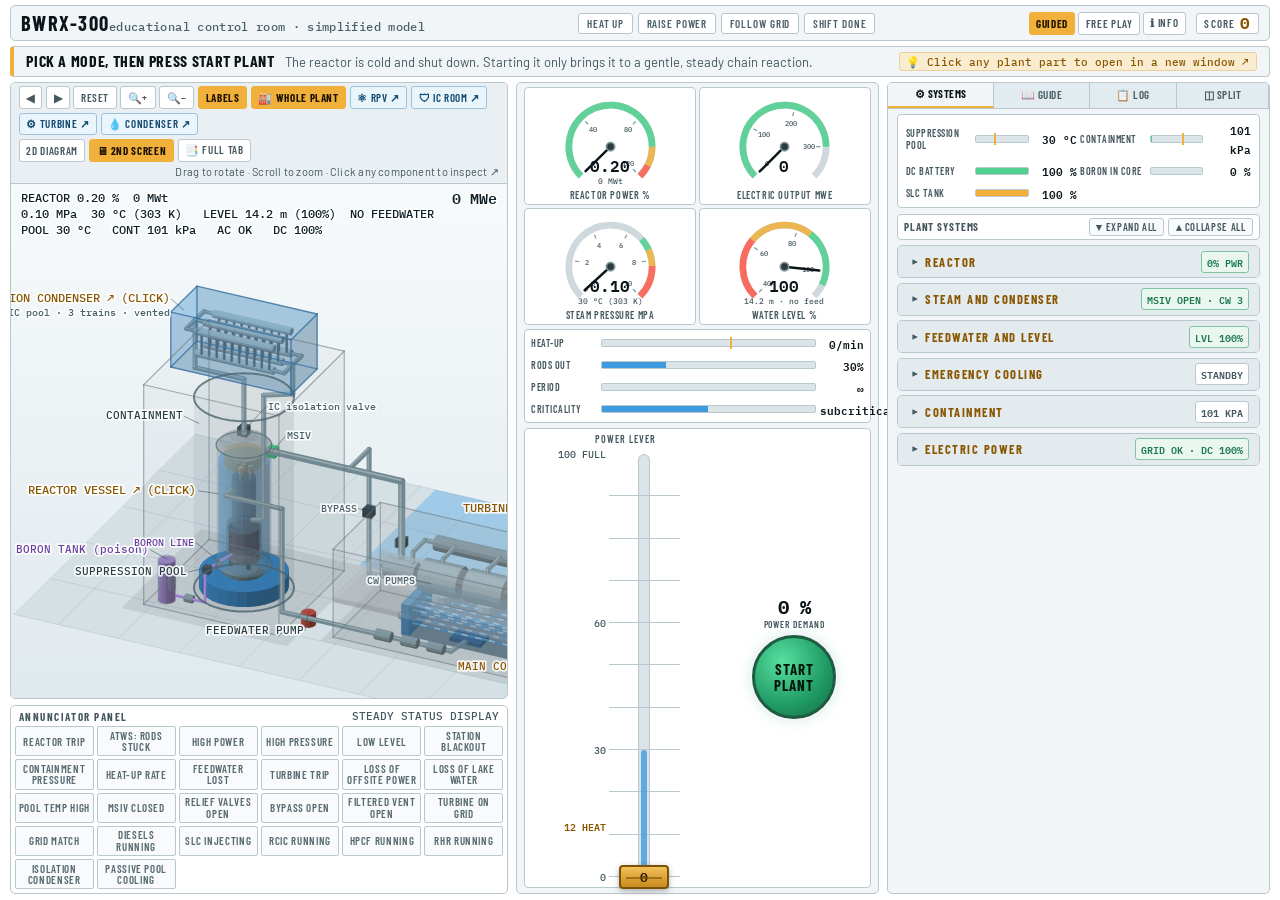
<file: index.html>
<!doctype html>
<html lang="en">
<head>
  <meta charset="utf-8">
  <meta name="viewport" content="width=device-width, initial-scale=1, viewport-fit=cover">
  <title>BWRX-300 Control Room</title>
  <link rel="preconnect" href="https://fonts.googleapis.com">
  <link rel="preconnect" href="https://fonts.gstatic.com" crossorigin>
  <link href="https://fonts.googleapis.com/css2?family=Barlow+Condensed:wght@500;600;700&family=IBM+Plex+Mono:wght@400;500;600&family=Barlow:wght@400;500;600&display=swap" rel="stylesheet">
  <link rel="stylesheet" href="css/main.css?v=4">
</head>
<body>
  <!-- Common SVG Gradients & Definitions -->
  <svg width="0" height="0" style="position:absolute" aria-hidden="true" focusable="false">
    <defs>
      <linearGradient id="gSteel" x1="0" y1="0" x2="1" y2="0">
        <stop offset="0" stop-color="#0b1317"/><stop offset=".16" stop-color="#34494f"/>
        <stop offset=".36" stop-color="#8fa9b1"/><stop offset=".55" stop-color="#5f7882"/>
        <stop offset=".85" stop-color="#22343b"/><stop offset="1" stop-color="#090f12"/>
      </linearGradient>
      <linearGradient id="gShade" x1="0" y1="0" x2="1" y2="0">
        <stop offset="0" stop-color="#000" stop-opacity=".55"/><stop offset=".28" stop-color="#fff" stop-opacity=".16"/>
        <stop offset=".5" stop-color="#fff" stop-opacity="0"/><stop offset="1" stop-color="#000" stop-opacity=".6"/>
      </linearGradient>
      <linearGradient id="gWater" x1="0" y1="0" x2="1" y2="0">
        <stop offset="0" stop-color="#0f3a5e"/><stop offset=".35" stop-color="#3b93d4"/>
        <stop offset=".65" stop-color="#2a73ae"/><stop offset="1" stop-color="#0c2e4a"/>
      </linearGradient>
      <linearGradient id="gCyl" x1="0" y1="0" x2="0" y2="1">
        <stop offset="0" stop-color="#16262d"/><stop offset=".28" stop-color="#8fa9b1"/>
        <stop offset=".5" stop-color="#5f7882"/><stop offset="1" stop-color="#16262d"/>
      </linearGradient>
      <linearGradient id="gShadeV" x1="0" y1="0" x2="0" y2="1">
        <stop offset="0" stop-color="#000" stop-opacity=".5"/><stop offset=".3" stop-color="#fff" stop-opacity=".2"/>
        <stop offset=".55" stop-color="#fff" stop-opacity="0"/><stop offset="1" stop-color="#000" stop-opacity=".55"/>
      </linearGradient>
      <linearGradient id="gTube" gradientUnits="userSpaceOnUse" x1="160" y1="0" x2="540" y2="0">
        <stop id="gtA" offset="0" stop-color="#3b93d4"/><stop id="gtB" offset="1" stop-color="#e0903a"/>
      </linearGradient>
      <clipPath id="vin">
        <path d="M108,152 C108,134 126,124 145,124 C164,124 182,134 182,152 V338 C182,356 164,363 145,363 C126,363 108,356 108,338 Z"/>
      </clipPath>
    </defs>
  </svg>

  <div class="app-container">
    <!-- Top Header Bar -->
    <header class="app-header">
      <div class="brand">
        <h1>BWRX-300<small>educational control room · simplified model</small></h1>
      </div>
      <div class="header-center">
        <div class="stages" id="stages"></div>
      </div>
      <div class="header-right">
        <div class="mode-toggle">
          <button class="opt" type="button" id="oGuided" aria-pressed="true">Guided</button>
          <button class="opt" type="button" id="oFree" aria-pressed="false">Free play</button>
          <button class="act" type="button" id="btnOpenIntro" title="View shift instructions">ℹ Info</button>
        </div>
        <div class="score-badge">
          <span class="lab">Score</span>
          <b id="score">0</b>
        </div>
      </div>
    </header>

    <!-- Coach / Operator Guidance Strip -->
    <div class="coach-bar">
      <div class="coach-text">
        <b id="coachT">Press START PLANT</b>
        <span id="coachS"></span>
      </div>
      <div class="coach-hint">
        💡 Click any plant part to open in a new window ↗
      </div>
    </div>

    <!-- Main Screen Console Grid: 3 side-by-side columns to fit 100vh with no screen scrolling -->
    <main class="console-grid">
      <!-- Column 1: Live Plant Mimic & Annunciator Panel -->
      <section class="col-mimic">
        <div class="mimic-box" id="mimicBox">
          <!-- Animation Toolbar -->
          <div class="p3bar" id="pbar">
            <span id="p3only" class="p3only">
              <button class="act" type="button" id="p3L" aria-label="Rotate left" title="Rotate left">&#9664;</button>
              <button class="act" type="button" id="p3R" aria-label="Rotate right" title="Rotate right">&#9654;</button>
              <button class="act" type="button" id="p3Reset" title="Reset angle and zoom">Reset</button>
              <button class="act" type="button" id="p3ZoomIn" title="Zoom in (or use mouse scroll wheel)">🔍+</button>
              <button class="act" type="button" id="p3ZoomOut" title="Zoom out (or use mouse scroll wheel)">🔍−</button>
              <button class="opt" type="button" id="p3Lab" aria-pressed="true" title="Toggle 3D Labels">Labels</button>
              <button class="opt" type="button" id="p3Focus" aria-pressed="true" title="Toggle Reactor Framing vs Whole Plant">🏭 Whole plant</button>
              <!-- Direct open in new window buttons with popout icon -->
              <button class="act highlight" type="button" id="p3Rpv" title="Inspect Reactor Pressure Vessel">⚛ RPV ↗</button>
              <button class="act highlight" type="button" id="p3IC" title="Inspect Isolation Condenser">🛡 IC Room ↗</button>
              <button class="act highlight" type="button" id="p3Turb" title="Inspect Turbine Hall">⚙ Turbine ↗</button>
              <button class="act highlight" type="button" id="p3Cond" title="Inspect Condenser Room">💧 Condenser ↗</button>
            </span>
            <button class="act" type="button" id="pMode" title="Toggle 2D schematic / 3D model">2D diagram</button>
            <button class="opt" type="button" id="btn2ndScreen" aria-pressed="true" title="Open full display on 2nd monitor">🖥 2nd Screen</button>
            <button class="opt" type="button" id="btnNewTab" aria-pressed="false" title="Open as full-size browser tab">📑 Full Tab</button>
            <span class="lab" id="p3hint">Drag to rotate · Scroll to zoom · Click any component to inspect ↗</span>
          </div>

          <!-- Pop-up Blocked Notification (Shown only if browser blocks popups) -->
          <div id="popupBlockedBanner" class="popup-blocked-banner" hidden>
            <span id="popupBlockedMsg">⚠️ Pop-up window was blocked by your browser.</span>
            <a id="popupBlockedLink" href="detail.html?part=rpv" target="_blank" class="popup-blocked-btn">Open Component Detail in New Tab ↗</a>
            <small style="color:#666;">(Tip: click the popup icon in your URL bar to Always Allow)</small>
            <button id="popupBlockedDismiss" type="button" class="popup-blocked-close" onclick="this.parentElement.hidden=true">✕</button>
          </div>

          <!-- Live 3D / 2D Canvas Area -->
          <div class="canvas-wrap">
            <canvas id="p3c" tabindex="0" role="img" aria-label="Rotatable 3D view of the BWRX-300 plant"></canvas>

            <!-- 2D Schematic Mimic (Toggled via button) -->
            <svg id="mimic" hidden viewBox="0 -66 700 550" role="img" aria-label="Live schematic of the BWRX-300 plant">
              <rect class="pool" x="30" y="80" width="312" height="340" rx="8"/>
              <text class="txt" x="336" y="412" text-anchor="end">WATER POOL</text>
              <rect class="cont" x="66" y="98" width="160" height="300" rx="18"/>
              <text class="txt" x="146" y="112" text-anchor="middle">STEEL CONTAINMENT</text>
              <rect id="spool" x="76" y="374" width="140" height="18" rx="4" fill="#2b79b8" opacity=".8"/>
              <text class="txt" x="146" y="387" text-anchor="middle" style="fill:#dce9ec">SUPPRESSION POOL</text>
              <!-- pipes -->
              <path class="pipe" d="M145,120 V50 H430"/>
              <path class="pipe" d="M475,80 V170"/>
              <path class="pipe" d="M400,50 V120 H560 V170"/>
              <rect class="pool ic" x="40" y="-40" width="260" height="76" rx="6" stroke-width="2"/>
              <path class="pipe ic" d="M120,122 V-26 H130"/>
              <path class="pipe ic" d="M130,22 H80 V330 H102"/>
              <path class="pipe" d="M460,220 V275 M445,290 H350 V150 H190"/>
              <!-- reactor vessel (cutaway) - clickable to open RPV in new window -->
              <g id="rpvG" tabindex="0" role="button" aria-label="Open the reactor pressure vessel in new window" style="cursor:pointer">
                <title>Click to open the reactor pressure vessel in new window ↗</title>
                <path d="M102,150 C102,128 124,118 145,118 C166,118 188,128 188,150 V340 C188,360 166,369 145,369 C124,369 102,360 102,340 Z" fill="url(#gSteel)" stroke="#6a858e" stroke-width="2"/>
                <path d="M108,152 C108,134 126,124 145,124 C164,124 182,134 182,152 V338 C182,356 164,363 145,363 C126,363 108,356 108,338 Z" fill="#0d1920"/>
                <rect id="wtr" x="108" y="170" width="74" height="198" fill="url(#gWater)" opacity=".85" clip-path="url(#vin)"/>
                <g stroke="#9fb5bb" stroke-width="1.6" fill="none"><path d="M116,146 l5,-12 l5,12 l5,-12 l5,12 l5,-12 l5,12 l5,-12 l5,12 l5,-12 l5,12 l5,-12 l5,12"/></g>
                <rect x="114" y="146" width="62" height="4" fill="#3a4f57"/>
                <g fill="#6f8b94"><rect x="120" y="152" width="5" height="24"/><rect x="132" y="152" width="5" height="24"/><rect x="143" y="152" width="5" height="24"/><rect x="154" y="152" width="5" height="24"/><rect x="166" y="152" width="5" height="24"/></g>
                <rect x="127" y="178" width="36" height="122" fill="#0d1920" fill-opacity=".55" stroke="#7f9aa2" stroke-width="2"/>
                <rect x="112" y="300" width="66" height="58" fill="none" stroke="#7f9aa2" stroke-width="3"/>
                <rect id="core" x="115" y="300" width="60" height="56" rx="2" fill="#3a1f1a"/>
                <g stroke="#000" stroke-opacity=".5" stroke-width="1.2">
                  <line x1="127" x2="127" y1="300" y2="356"/><line x1="139" x2="139" y1="300" y2="356"/><line x1="151" x2="151" y1="300" y2="356"/><line x1="163" x2="163" y1="300" y2="356"/>
                  <line x1="115" x2="175" y1="314" y2="314"/><line x1="115" x2="175" y1="328" y2="328"/><line x1="115" x2="175" y1="342" y2="342"/>
                </g>
                <g id="rods" stroke="#0c1519" stroke-width="5" stroke-linecap="butt">
                  <line x1="121" x2="121" y1="356" y2="320"/><line x1="133" x2="133" y1="356" y2="320"/><line x1="145" x2="145" y1="356" y2="320"/><line x1="157" x2="157" y1="356" y2="320"/><line x1="169" x2="169" y1="356" y2="320"/>
                </g>
                <line x1="182" y1="150" x2="150" y2="150" stroke="#6fb4ee" stroke-width="3"/>
                <rect x="135" y="109" width="20" height="9" rx="2" fill="url(#gSteel)" stroke="#6a858e"/>
                <rect x="187" y="143" width="9" height="14" rx="2" fill="url(#gSteel)" stroke="#6a858e"/>
                <path d="M102,150 C102,128 124,118 145,118 C166,118 188,128 188,150 V340 C188,360 166,369 145,369 C124,369 102,360 102,340 Z" fill="url(#gShade)" pointer-events="none"/>
                <path d="M113,150 V330" stroke="#fff" stroke-opacity=".14" stroke-width="3" stroke-linecap="round" pointer-events="none"/>
                <text class="txt" x="145" y="382" text-anchor="middle" style="fill:#8a5600; font-weight:600;">CLICK: RPV DETAIL ↗</text>
              </g>
              <!-- natural circulation -->
              <path id="riser" class="flow" d="M145,298 V184" stroke="#cfe6f5" stroke-width="3"/>
              <path id="dcL" class="flow" d="M111,160 V340" stroke="#6fb4ee" stroke-width="3"/>
              <path id="dcR" class="flow" d="M179,160 V340" stroke="#6fb4ee" stroke-width="3"/>
              <!-- flow overlays -->
              <path id="fSteam" class="flow" d="M145,118 V50 H430" stroke="#dce9ec" stroke-width="2.5"/>
              <path id="fExh" class="flow" d="M475,80 V170" stroke="#dce9ec" stroke-width="2.5"/>
              <path id="fByp" class="flow" d="M400,50 V120 H560 V170" stroke="#ffc46b" stroke-width="2.5"/>
              <path id="fIcIn" class="flow ic" d="M120,122 V-26 H130" stroke="#dce9ec" stroke-width="2.5"/>
              <path id="fIcOut" class="flow ic" d="M130,22 H80 V330 H102" stroke="#6fb4ee" stroke-width="2.5"/>
              <path id="fFw" class="flow" d="M460,220 V275 M445,290 H350 V150 H190" stroke="#6fb4ee" stroke-width="2.5"/>
              <!-- isolation condenser -->
              <rect class="eq ic" x="130" y="-32" width="92" height="9" rx="3"/><rect class="eq ic" x="130" y="18" width="92" height="9" rx="3"/>
              <g class="ic" stroke="#3a525b" stroke-width="3">
                <line x1="140" x2="140" y1="-23" y2="18"/><line x1="154" x2="154" y1="-23" y2="18"/><line x1="168" x2="168" y1="-23" y2="18"/>
                <line x1="182" x2="182" y1="-23" y2="18"/><line x1="196" x2="196" y1="-23" y2="18"/><line x1="210" x2="210" y1="-23" y2="18"/>
              </g>
              <text class="txt ic" x="232" y="-12">ISOLATION</text><text class="txt ic" x="232" y="-1">CONDENSER</text><text class="txt ic" x="232" y="18">IC POOL</text><text class="txt ic" x="232" y="29">vented</text>
              <polygon id="vIC" class="valve ic" points="109,62 131,78 131,62 109,78"/>
              <g id="icG" tabindex="0" role="button" aria-label="Open the isolation condenser room in new window">
                <title>Click to open the isolation condenser room in new window ↗</title>
                <rect x="40" y="-40" width="260" height="76" rx="6" fill="transparent" stroke="none" pointer-events="all"/>
              </g>
              <text class="txt" x="300" y="-44" text-anchor="end" style="fill:#8a5600">CLICK: IC ROOM ↗</text>
              <!-- steam line valves (Governor Valve before Primary Valve per Design Notes) -->
              <polygon id="vGov" class="valve" points="230,42 250,58 250,42 230,58"/>
              <text class="txt" x="240" y="34" text-anchor="middle" style="font-size:9px;">GOVERNOR</text>
              <polygon id="vPrim" class="valve" points="310,42 330,58 330,42 310,58"/>
              <text class="txt" x="320" y="34" text-anchor="middle" style="font-size:9px;">PRIMARY VALVE</text>
              <!-- turbine / generator / grid -->
              <g id="turbG" tabindex="0" role="button" aria-label="Open the turbine hall in new window">
                <title>Click to open the turbine hall in new window ↗</title>
                <polygon id="turb" class="eq" points="430,30 520,14 520,86 430,70"/>
                <g stroke="#000" stroke-opacity=".45" stroke-width="1.5">
                  <line x1="448" y1="28" x2="448" y2="72"/><line x1="464" y1="26" x2="464" y2="74"/>
                  <line x1="480" y1="23" x2="480" y2="77"/><line x1="496" y1="20" x2="496" y2="80"/><line x1="510" y1="17" x2="510" y2="83"/>
                </g>
                <polygon points="430,30 520,14 520,86 430,70" fill="url(#gShadeV)" pointer-events="none"/>
                <text class="txt" x="476" y="56" text-anchor="middle" style="fill:#dce9ec">TURBINE</text>
                <text class="txt" x="476" y="9" text-anchor="middle" style="fill:#8a5600">CLICK: TURBINE HALL ↗</text>
              </g>
              <line x1="520" y1="50" x2="552" y2="50" stroke="#6a858e" stroke-width="5"/>
              <circle id="gen" class="eq" cx="580" cy="50" r="28"/><text class="big in" x="580" y="56" text-anchor="middle">G</text>
              <text id="tMWe" class="tag" x="580" y="102" text-anchor="middle">0 MWe</text>
              <path d="M608,50 H650 M668,28 L658,72 M668,28 L678,72 M648,44 H688 M652,56 H684" stroke="#6a858e" stroke-width="2.5" fill="none"/>
              <text class="txt" x="668" y="90" text-anchor="middle">GRID</text>
              <text id="tDisp" class="tag" x="668" y="106" text-anchor="middle" style="fill:#8a5600"></text>
              <!-- condenser, bypass valve, pump -->
              <g id="condG" tabindex="0" role="button" aria-label="Open the condenser room in new window">
                <title>Click to open the condenser room in new window ↗</title>
                <rect class="eq" x="430" y="170" width="200" height="50" rx="6"/>
                <path d="M444,200 q8,-8 16,0 t16,0 t16,0 t16,0 t16,0 t16,0 t16,0 t16,0 t16,0 t16,0 t16,0" stroke="#3f9be0" stroke-width="2" fill="none"/>
                <text class="txt in" x="530" y="188" text-anchor="middle">MAIN CONDENSER</text>
                <text class="txt" x="530" y="236" text-anchor="middle" style="fill:#8a5600">CLICK: CONDENSER ROOM ↗</text>
              </g>
              <!-- Lake Ontario CW Cooling Loop (Intake & Discharge) -->
              <path class="pipe" d="M630,195 H672 V226 H412 V195 H430" stroke="#3f9be0" stroke-width="2" fill="none"/>
              <text class="txt" x="655" y="238" text-anchor="middle" style="fill:#2a6a9a; font-size:9.5px;">LAKE COOLING</text>
              <polygon id="vBy" class="valve" points="389,92 411,108 411,92 389,108"/>
              <text class="txt" x="418" y="104">BYPASS</text>
              <circle id="pump" class="eq" cx="460" cy="290" r="15"/><text class="txt in" x="460" y="294" text-anchor="middle">P</text>
              <text class="txt" x="480" y="316">FEEDWATER PUMP</text>
              <!-- live tags -->
              <text id="tSteam" class="tag" x="156" y="72"></text>
              <text id="tCore" class="tag" x="40" y="440"></text>
              <text id="tLvl" class="tag" x="300" y="440"></text>
              <text id="tIC" class="txt" x="40" y="-54"></text>
              <text id="tPool" class="tag" x="40" y="470"></text>
            </svg>

            <!-- Result Overlay -->
            <div class="result" id="result" hidden></div>
          </div>
        </div>

        <!-- Annunciator Display (Steady, Non-Flashing Lights) -->
        <div class="ann-panel">
          <div class="ann-header">
            <span class="lab">ANNUNCIATOR PANEL</span>
            <small>STEADY STATUS DISPLAY</small>
          </div>
          <div class="ann-grid" id="annGrid"></div>
        </div>
      </section>

      <!-- Column 2: Operator Desk, Precision Dials & Power Lever -->
      <section class="col-desk">
        <div class="card desk-card">
          <!-- 4 Precision Gauges (2x2) -->
          <div class="dials-grid">
            <div class="dial" id="dP"></div>
            <div class="dial" id="dE"></div>
            <div class="dial" id="dPr"></div>
            <div class="dial" id="dL"></div>
          </div>

          <!-- Digital Rate Bars -->
          <div class="desk-bars">
            <div class="bar">
              <span class="lab">Heat-up</span>
              <span class="tr"><i class="fl" id="bHeat" style="width:0"></i><i class="mk" style="left:60%"></i></span>
              <b id="vHeat">0</b>
            </div>
            <div class="bar">
              <span class="lab">Rods out</span>
              <span class="tr"><i class="fl" id="bRod" style="width:0;background:var(--water)"></i></span>
              <b id="vRod">0%</b>
            </div>
            <div class="bar">
              <span class="lab">Period</span>
              <span class="tr"><i class="fl" id="bPer" style="width:0;background:var(--amber)"></i></span>
              <b id="vPer">&infin;</b>
            </div>
            <div class="bar">
              <span class="lab">Criticality</span>
              <span class="tr"><i class="fl" id="bCrit" style="width:50%;background:var(--green)"></i></span>
              <b id="vCrit">0.0 mK (steady)</b>
            </div>
          </div>

          <!-- Controls Deck: Lever + Start Button -->
          <div class="controls-deck">
            <div class="leverbox-outer">
              <div class="lab">Power lever</div>
              <div class="leverbox">
                <div class="scale" id="scale"></div>
                <div class="lever" id="lever" tabindex="0" role="slider" aria-label="Reactor power demand" aria-orientation="vertical" aria-valuemin="0" aria-valuemax="100" aria-valuenow="0">
                  <div class="track"></div>
                  <div class="ticks"></div>
                  <div class="rodact" id="rodact"></div>
                  <div class="knob" id="knob">0</div>
                </div>
              </div>
            </div>

            <div class="button-area">
              <div class="readout">
                <span id="leverVal">0 %</span>
                <small>power demand</small>
              </div>
              <button id="start" type="button">START<br>PLANT</button>
            </div>
          </div>
        </div>
      </section>

      <!-- Column 3: Plant Systems & Systems Guide (Tabbed Single-Screen Container) -->
      <section class="col-systems">
        <div class="systems-panel">
          <!-- Tab Navigation -->
          <div class="tab-header">
            <button class="tab-btn active" id="tabBtnSystems" type="button" title="Plant Systems Controls">⚙ Systems</button>
            <button class="tab-btn" id="tabBtnGuide" type="button" title="Systems Guide reference">📖 Guide</button>
            <button class="tab-btn" id="tabBtnLog" type="button" title="Chronological Alarm Log">📋 Log</button>
            <button class="tab-btn" id="tabBtnSplit" type="button" title="Split view">◫ Split</button>
          </div>

          <!-- Tab 1: Plant Systems Controls -->
          <div class="tab-content" id="tabPaneSystems">
            <div class="mini-grid" id="mini"></div>
            <div class="systems-toolbar">
              <span class="lab">Plant Systems</span>
              <div class="toolbar-actions">
                <button class="act-sm" type="button" id="btnExpandAll">▾ Expand All</button>
                <button class="act-sm" type="button" id="btnCollapseAll">▴ Collapse All</button>
              </div>
            </div>
            <div class="groups-container" id="groups"></div>
          </div>

          <!-- Tab 2: Systems Guide Table -->
          <div class="tab-content" id="tabPaneGuide" hidden>
            <div class="guide-wrap">
              <table class="guide-table">
                <thead>
                  <tr>
                    <th>System</th>
                    <th>What it does</th>
                    <th>In this simulator</th>
                  </tr>
                </thead>
                <tbody>
                  <tr>
                    <td>Control rod drive</td>
                    <td>Moves rods; hydraulic scram inserts all rods fast.</td>
                    <td>The computer moves rods from the lever. SCRAM button. In free play, set Rod control to Manual to move rods yourself.</td>
                  </tr>
                  <tr>
                    <td>ARI</td>
                    <td>Backup rod insertion by a diverse pneumatic path when rods stick.</td>
                    <td>ARI button forces rods in when ATWS occurs.</td>
                  </tr>
                  <tr>
                    <td>Standby liquid control (SLC)</td>
                    <td>Injects liquid sodium pentaborate poison to shut the reactor down when rods fail.</td>
                    <td>SLC switch with a finite tank. Needs AC power.</td>
                  </tr>
                  <tr>
                    <td>Reactor water cleanup (RWCU)</td>
                    <td>Filters impurities and removes injected boron from the water.</td>
                    <td>Cleanup slider. Higher rate clears boron faster.</td>
                  </tr>
                  <tr>
                    <td>Feedwater and condensate</td>
                    <td>Returns condensed water to the vessel to hold water level.</td>
                    <td>Auto or manual feed, level setpoint slider, standby RFP pump.</td>
                  </tr>
                  <tr>
                    <td>Main steam, MSIVs, relief valves</td>
                    <td>Steam drives the turbine; MSIVs isolate it; relief valves vent to the suppression pool and ADS depressurises.</td>
                    <td>MSIV toggle, automatic safety relief valves (SRV), ADS button.</td>
                  </tr>
                  <tr>
                    <td>Turbine, bypass, condenser</td>
                    <td>Generates electricity; bypass dumps excess steam directly to the condenser, cooled by Lake Ontario.</td>
                    <td>Bypass auto/manual slider, circulating water (CW) pumps (0-3).</td>
                  </tr>
                  <tr>
                    <td>Isolation condenser (IC)</td>
                    <td>Passive decay heat removal with no pumps or power. Sits in an open pool above containment; steam rises, condenses, and drains by gravity.</td>
                    <td>Auto or off. Drawn on the roof. Click to inspect detail in new window.</td>
                  </tr>
                  <tr>
                    <td>RCIC</td>
                    <td>Steam-turbine pump that keeps water level up using reactor steam and DC battery power only.</td>
                    <td>Off / auto / on. Runs during blackout if batteries hold.</td>
                  </tr>
                  <tr>
                    <td>High-pressure injection (HPCF)</td>
                    <td>Electric motor pump that injects water into the vessel at full operating pressure.</td>
                    <td>Off / auto / on. Needs AC power.</td>
                  </tr>
                  <tr>
                    <td>RHR</td>
                    <td>Low-pressure injection (LPCI), pool cooling, and shutdown cooling; rejects heat to the lake.</td>
                    <td>Mode selector: Off, Pool, Shutdown (SDC), LPCI.</td>
                  </tr>
                  <tr>
                    <td>Suppression pool & containment</td>
                    <td>Condenses steam from relief valves and contains steam pressure.</td>
                    <td>Pool temperature and containment pressure monitoring.</td>
                  </tr>
                  <tr>
                    <td>Filtered containment vent</td>
                    <td>Vents excess pressure through a water scrubber and metal filter to protect containment integrity.</td>
                    <td>Vent switch with release score penalty.</td>
                  </tr>
                  <tr>
                    <td>Electric power: Diesels, batteries, GTG</td>
                    <td>Keeps pumps, valves, and digital controls powered when offsite grid is lost.</td>
                    <td>EDG auto/on, GTG mobile generator start, battery percentage bar.</td>
                  </tr>
                  <tr>
                    <td>Alternate water injection</td>
                    <td>A mobile fire engine or portable pump injects water into the vessel at low pressure (&lt;0.9 MPa).</td>
                    <td>Alternate injection switch.</td>
                  </tr>
                </tbody>
              </table>
            </div>
          </div>

          <!-- Tab 3: Chronological Alarm Log & Facts -->
          <div class="tab-content" id="tabPaneLog" hidden>
            <div class="log-wrap" id="log"></div>
            <div class="fact-box">
              <span class="lab" style="font-weight:700; text-transform:uppercase; font-size:11px; color:var(--amber-ink); display:block; margin-bottom:2px;">Nuclear Engineering Fact</span>
              <div id="fact"></div>
            </div>
          </div>

          <!-- Tab 4: Split View (Systems + Guide side-by-side / stacked) -->
          <div class="tab-content" id="tabPaneSplit" hidden>
            <div class="split-view-container">
              <div style="overflow-y:auto; border:1px solid var(--line); border-radius:4px; padding:6px; background:#fff;">
                <b style="font-size:12px; text-transform:uppercase; color:var(--amber-ink); display:block; margin-bottom:4px;">Quick Systems Controls</b>
                <div id="splitSystemsRef">
                  <p class="note" style="margin:4px 0;">Use the main Plant Systems tab for full controls, or scroll below for system definitions.</p>
                </div>
              </div>
              <div style="overflow-y:auto; border:1px solid var(--line); border-radius:4px; padding:6px; background:#fff;">
                <b style="font-size:12px; text-transform:uppercase; color:var(--dim); display:block; margin-bottom:4px;">Systems Reference</b>
                <p style="font-size:12px; margin:2px 0;"><b>Isolation Condenser:</b> Passive gravity drain, 7 days water pool on roof.</p>
                <p style="font-size:12px; margin:2px 0;"><b>Natural Circulation:</b> Driven by buoyancy in tall chimney, no pumps.</p>
                <p style="font-size:12px; margin:2px 0;"><b>Boron (SLC):</b> Fast chemical shutdown if rods fail to insert (ATWS).</p>
                <p style="font-size:12px; margin:2px 0;"><b>Filtered Vent:</b> Scrubber retains 99.9% of particulates during overpressure.</p>
              </div>
            </div>
          </div>
        </div>
      </section>
    </main>
  </div>

  <!-- Shift Brief / Mission Instructions Modal (Hidden on load, accessible via 'ℹ Info' button in header) -->
  <div class="intro-modal-wrap" id="introModalWrap" hidden aria-modal="true" role="dialog" aria-labelledby="introHeading">
    <div class="intro" id="intro">
      <div class="intro-header">
        <b id="introHeading">Run a small modular reactor</b>
        <button class="intro-close-btn" id="introClose" type="button" title="Dismiss modal (Esc)">✕</button>
      </div>
      <span>Press <b>START PLANT</b> on the operator desk, then slide the power lever. Heat the reactor up gently, reach 300 MWe, follow the grid and keep the plant safe when things go wrong.</span>
      <div class="setup">
        <div class="seg">
          <span class="lab">Mode:</span>
          <button class="opt" type="button" id="oGuidedModal" aria-pressed="true">Guided shift</button>
          <button class="opt" type="button" id="oFreeModal" aria-pressed="false">Free play with faults</button>
        </div>
      </div>
      <div class="intro-footer">
        <span class="note">BWRX-300 SMR (~870 MWt / 300 MWe), natural circulation, isolation condenser.</span>
        <button class="btn-start-modal" type="button" id="btnStartModal">START PLANT</button>
      </div>
    </div>
  </div>

  <!-- Scripts in Modular Architecture -->
  <script src="js/model.js?v=3"></script>
  <script src="js/renderer3d.js?v=3"></script>
  <script src="js/views.js?v=3"></script>
  <script src="js/ui.js?v=3"></script>
</body>
</html>
</file>
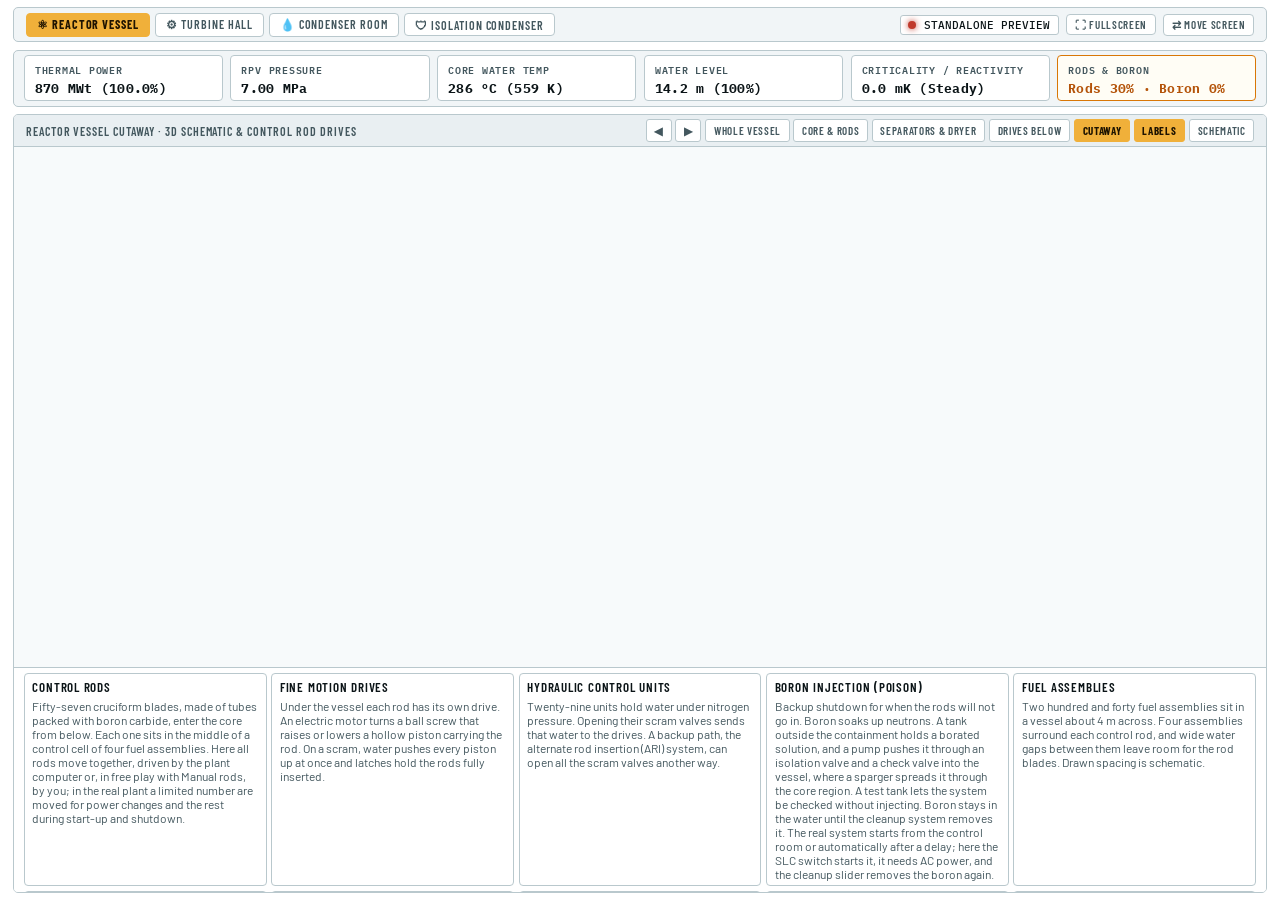
<file: detail.html>
<!doctype html>
<html lang="en">
<head>
  <meta charset="utf-8">
  <meta name="viewport" content="width=device-width, initial-scale=1, viewport-fit=cover">
  <title>BWRX-300 Component Detail View</title>
  <link rel="preconnect" href="https://fonts.googleapis.com">
  <link rel="preconnect" href="https://fonts.gstatic.com" crossorigin>
  <link href="https://fonts.googleapis.com/css2?family=Barlow+Condensed:wght@500;600;700&family=IBM+Plex+Mono:wght@400;500;600&family=Barlow:wght@400;500;600&display=swap" rel="stylesheet">
  <link rel="stylesheet" href="css/detail.css?v=6">
</head>
<body>
  <!-- Common SVG Gradients & Definitions -->
  <svg width="0" height="0" style="position:absolute" aria-hidden="true" focusable="false">
    <defs>
      <linearGradient id="gSteel" x1="0" y1="0" x2="1" y2="0">
        <stop offset="0" stop-color="#0b1317"/><stop offset=".16" stop-color="#34494f"/>
        <stop offset=".36" stop-color="#8fa9b1"/><stop offset=".55" stop-color="#5f7882"/>
        <stop offset=".85" stop-color="#22343b"/><stop offset="1" stop-color="#090f12"/>
      </linearGradient>
      <linearGradient id="gShade" x1="0" y1="0" x2="1" y2="0">
        <stop offset="0" stop-color="#000" stop-opacity=".55"/><stop offset=".28" stop-color="#fff" stop-opacity=".16"/>
        <stop offset=".5" stop-color="#fff" stop-opacity="0"/><stop offset="1" stop-color="#000" stop-opacity=".6"/>
      </linearGradient>
      <linearGradient id="gWater" x1="0" y1="0" x2="1" y2="0">
        <stop offset="0" stop-color="#0f3a5e"/><stop offset=".35" stop-color="#3b93d4"/>
        <stop offset=".65" stop-color="#2a73ae"/><stop offset="1" stop-color="#0c2e4a"/>
      </linearGradient>
      <linearGradient id="gCyl" x1="0" y1="0" x2="0" y2="1">
        <stop offset="0" stop-color="#16262d"/><stop offset=".28" stop-color="#8fa9b1"/>
        <stop offset=".5" stop-color="#5f7882"/><stop offset="1" stop-color="#16262d"/>
      </linearGradient>
      <linearGradient id="gTube" gradientUnits="userSpaceOnUse" x1="160" y1="0" x2="540" y2="0">
        <stop id="gtA" offset="0" stop-color="#3b93d4"/><stop id="gtB" offset="1" stop-color="#e0903a"/>
      </linearGradient>
    </defs>
  </svg>

  <div class="detail-app">
    <!-- Navigation & Connection Bar -->
    <header class="detail-header">
      <div class="nav-buttons">
        <button type="button" class="nav-btn" id="btnNavRpv">⚛ Reactor Vessel</button>
        <button type="button" class="nav-btn" id="btnNavTurb">⚙ Turbine Hall</button>
        <button type="button" class="nav-btn" id="btnNavCond">💧 Condenser Room</button>
        <button type="button" class="nav-btn" id="btnNavIC">🛡 Isolation Condenser</button>
      </div>
      <div class="header-right-actions">
        <div class="sync-status">
          <span class="status-dot" id="syncDot"></span>
          <span id="syncText">SYNCING WITH CONTROL ROOM...</span>
        </div>
        <button type="button" class="screen-action-btn" id="btnFullscreen" title="Toggle Fullscreen on this monitor">⛶ Fullscreen</button>
        <button type="button" class="screen-action-btn" id="btnMoveScreen" title="Shift window to alternate monitor">⇄ Move Screen</button>
      </div>
    </header>

    <!-- Live Plant Metrics Banner (Aligned with Notes for Software Design Specs) -->
    <div class="telemetry-strip" id="telemetryStrip">
      <div class="metric-chip">
        <span class="chip-label">THERMAL POWER</span>
        <b class="chip-val" id="mPow">0 MWt (0%)</b>
      </div>
      <div class="metric-chip">
        <span class="chip-label">RPV PRESSURE</span>
        <b class="chip-val" id="mPres">0.10 MPa</b>
      </div>
      <div class="metric-chip">
        <span class="chip-label">CORE WATER TEMP</span>
        <b class="chip-val" id="mTemp">20 °C (293 K)</b>
      </div>
      <div class="metric-chip">
        <span class="chip-label">WATER LEVEL</span>
        <b class="chip-val" id="mLvl">14.2 m (100%)</b>
      </div>
      <div class="metric-chip">
        <span class="chip-label">CRITICALITY / REACTIVITY</span>
        <b class="chip-val" id="mCrit">0.0 mK · Steady</b>
      </div>
      <div class="metric-chip highlight">
        <span class="chip-label" id="mDynamicLabel">ROOM TELEMETRY</span>
        <b class="chip-val" id="mDynamicVal">STANDBY</b>
      </div>
    </div>

    <main class="detail-content">
      <!-- 1. Reactor Vessel Cutaway (RPV) View -->
      <section id="rview" class="view-container">
        <div class="vbar">
          <span class="lab">Reactor vessel cutaway · 3D schematic & control rod drives</span>
          <div class="p3bar" style="margin-left:auto; background:transparent; border:none; padding:0;">
            <button class="act" type="button" id="rL" aria-label="Rotate left">&#9664;</button>
            <button class="act" type="button" id="rR" aria-label="Rotate right">&#9654;</button>
            <button class="act" type="button" id="rWhole">Whole vessel</button>
            <button class="act" type="button" id="rCore">Core & rods</button>
            <button class="act" type="button" id="rTop">Separators & dryer</button>
            <button class="act" type="button" id="rBot">Drives below</button>
            <button class="opt" type="button" id="rCut" aria-pressed="true">Cutaway</button>
            <button class="opt" type="button" id="rLab" aria-pressed="true">Labels</button>
            <button class="opt" type="button" id="rSchem">Schematic</button>
          </div>
        </div>
        <div class="visual-area">
          <canvas id="rc" tabindex="0" role="img" aria-label="Rotatable cutaway 3D schematic of the reactor vessel"></canvas>
          <svg id="rsvg" viewBox="0 0 700 484" role="img" aria-label="Live reactor vessel schematic" style="display:none">
            <!-- Background grid / reactor cavity walls -->
            <rect x="0" y="0" width="700" height="484" fill="#f7fafb"/>
            <line x1="0" x2="700" y1="410" y2="410" stroke="#9fb3ba" stroke-width="2" stroke-dasharray="2 6"/>
            <text class="txt" x="12" y="404">UNDER-VESSEL CAVITY</text>
            <text class="txt" x="12" y="424">FMCRD &amp; HCU LEVEL</text>

            <!-- Pipes connected to vessel -->
            <path class="pipe" d="M480,72 H680"/>
            <text class="txt" x="680" y="60" text-anchor="end">MAIN STEAM TO TURBINE (7 MPa)</text>
            <path class="pipe" d="M20,165 H220"/>
            <text class="txt" x="20" y="152">FEEDWATER FROM HEATERS</text>
            <path class="pipe" d="M680,365 H470"/>
            <text class="txt" x="680" y="355" text-anchor="end">BORON INJECTION (SLC)</text>
            <path class="pipe" d="M350,42 V20 H20 V210 H220"/>
            <text class="txt" x="24" y="32">TO ISOLATION CONDENSER</text>
            <path class="pipe" d="M120,440 H350 V415"/>

            <!-- RPV Outer Shell & Flange -->
            <path d="M210,95 C210,50 270,42 350,42 C430,42 490,50 490,95 V380 C490,415 425,426 350,426 C275,426 210,415 210,380 Z" fill="url(#gSteel)" stroke="#6a858e" stroke-width="3"/>
            <path d="M220,98 C220,60 275,52 350,52 C425,52 480,60 480,98 V376 C480,405 420,416 350,416 C280,416 220,405 220,376 Z" fill="#0d1920"/>

            <!-- Vessel closure flange & studs -->
            <rect x="204" y="86" width="292" height="14" rx="3" fill="#3a4f57" stroke="#6a858e" stroke-width="1.5"/>
            <g fill="#8fa9b1">
              <rect x="214" y="82" width="6" height="22" rx="1"/><rect x="232" y="82" width="6" height="22" rx="1"/>
              <rect x="462" y="82" width="6" height="22" rx="1"/><rect x="480" y="82" width="6" height="22" rx="1"/>
            </g>

            <!-- Water volume in RPV (level changes dynamically) -->
            <rect id="rvWtr" x="220" y="160" width="260" height="250" fill="url(#gWater)" opacity=".85"/>

            <!-- Downcomer Channels -->
            <text class="txt" x="233" y="270" style="font-size:9.5px; fill:#e8f1f4;" text-anchor="middle">DOWNCOMER</text>
            <text class="txt" x="467" y="270" style="font-size:9.5px; fill:#e8f1f4;" text-anchor="middle">DOWNCOMER</text>

            <!-- Core Shroud & Chimney -->
            <rect x="248" y="120" width="204" height="105" fill="#0b171e" fill-opacity=".5" stroke="#7f9aa2" stroke-width="2"/>
            <text class="txt" x="350" y="145" text-anchor="middle" style="fill:#dce9ec; font-size:11px;">NATURAL CIRCULATION CHIMNEY</text>
            <rect x="248" y="225" width="204" height="145" fill="#0b171e" fill-opacity=".3" stroke="#7f9aa2" stroke-width="2.5"/>

            <!-- Core Fuel Grid (240 Assemblies) -->
            <rect id="rvCore" x="256" y="240" width="188" height="110" rx="3" fill="#3a1f1a" stroke="#6a858e" stroke-width="2"/>
            <g stroke="#000" stroke-opacity=".4" stroke-width="1">
              <line x1="287" x2="287" y1="240" y2="350"/><line x1="318" x2="318" y1="240" y2="350"/>
              <line x1="350" x2="350" y1="240" y2="350"/><line x1="382" x2="382" y1="240" y2="350"/>
              <line x1="413" x2="413" y1="240" y2="350"/>
              <line x1="256" x2="444" y1="268" y2="268"/><line x1="256" x2="444" y1="295" y2="295"/>
              <line x1="256" x2="444" y1="322" y2="322"/>
            </g>
            <text class="txt" x="350" y="298" text-anchor="middle" style="fill:#ffffff; font-weight:700; font-size:12px;">240 FUEL ASSEMBLIES</text>

            <!-- Control Rod Guide Tubes below Core Plate -->
            <rect x="248" y="350" width="204" height="8" fill="#5f7882"/>
            <text class="txt" x="350" y="366" text-anchor="middle" style="font-size:9.5px;">CORE PLATE &amp; GUIDE TUBES</text>
            <g stroke="#6a858e" stroke-width="3">
              <line x1="280" x2="280" y1="358" y2="410"/><line x1="315" x2="315" y1="358" y2="410"/>
              <line x1="350" x2="350" y1="358" y2="410"/><line x1="385" x2="385" y1="358" y2="410"/>
              <line x1="420" x2="420" y1="358" y2="410"/>
            </g>

            <!-- 57 Control Rod Blades -->
            <g stroke="#0c1519" stroke-width="5" stroke-linecap="butt">
              <line id="rvRod1" x1="280" x2="280" y1="390" y2="300"/>
              <line id="rvRod2" x1="315" x2="315" y1="390" y2="300"/>
              <line id="rvRod3" x1="350" x2="350" y1="390" y2="300"/>
              <line id="rvRod4" x1="385" x2="385" y1="390" y2="300"/>
              <line id="rvRod5" x1="420" x2="420" y1="390" y2="300"/>
            </g>

            <!-- Steam Separators & Dryer in Top Dome -->
            <g fill="#6f8b94" stroke="#486068" stroke-width="1.5">
              <rect x="270" y="100" width="16" height="25" rx="2"/>
              <rect x="310" y="100" width="16" height="25" rx="2"/>
              <rect x="350" y="100" width="16" height="25" rx="2"/>
              <rect x="390" y="100" width="16" height="25" rx="2"/>
              <rect x="430" y="100" width="16" height="25" rx="2"/>
            </g>
            <text class="txt" x="350" y="94" text-anchor="middle" style="fill:#dce9ec; font-size:10px;">STEAM SEPARATORS</text>
            <rect x="280" y="66" width="140" height="8" rx="2" fill="#d0a550" stroke="#8a6520"/>
            <text class="txt" x="350" y="60" text-anchor="middle" style="fill:#e8cf90; font-size:10px;">STEAM DRYER VANES</text>

            <!-- Feedwater Sparger Ring -->
            <line x1="220" y1="165" x2="246" y2="165" stroke="#6fb4ee" stroke-width="4"/>
            <circle cx="233" cy="165" r="4" fill="#3b93d4"/>
            <line x1="454" y1="165" x2="480" y2="165" stroke="#6fb4ee" stroke-width="4"/>

            <!-- Fine Motion Control Rod Drives (FMCRD) under bottom head -->
            <g fill="#16262d" stroke="#6a858e" stroke-width="1.5">
              <rect x="274" y="426" width="12" height="36" rx="2"/>
              <rect x="309" y="426" width="12" height="36" rx="2"/>
              <rect x="344" y="426" width="12" height="36" rx="2"/>
              <rect x="379" y="426" width="12" height="36" rx="2"/>
              <rect x="414" y="426" width="12" height="36" rx="2"/>
            </g>
            <text class="txt" x="350" y="474" text-anchor="middle">57 FINE MOTION DRIVES (FMCRD)</text>

            <!-- Hydraulic Control Units (HCU) Bank -->
            <rect x="50" y="420" width="14" height="42" rx="3" fill="#2b5a7a" stroke="#6a858e"/>
            <rect x="70" y="420" width="14" height="42" rx="3" fill="#2b5a7a" stroke="#6a858e"/>
            <rect x="90" y="420" width="14" height="42" rx="3" fill="#2b5a7a" stroke="#6a858e"/>
            <rect x="110" y="420" width="14" height="42" rx="3" fill="#2b5a7a" stroke="#6a858e"/>
            <text class="txt" x="87" y="474" text-anchor="middle">29 HCUs</text>

            <!-- Valves on lines -->
            <polygon id="rvMsiv" class="valve" points="520,62 542,78 542,62 520,78"/>
            <text class="txt" x="531" y="54" text-anchor="middle">MSIV</text>
            <polygon id="rvFw" class="valve" points="140,155 162,171 162,155 140,171"/>
            <text class="txt" x="151" y="148" text-anchor="middle">FW ISOL</text>
            <polygon id="rvSlc" class="valve" points="530,355 552,371 552,355 530,371"/>
            <text class="txt" x="541" y="348" text-anchor="middle">SLC</text>
            <polygon id="rvIc" class="valve" points="80,18 102,34 102,18 80,34"/>
            <text class="txt" x="91" y="12" text-anchor="middle">IC ISOL</text>

            <!-- Flow lines -->
            <path id="rfRiser" class="flow" d="M350,330 V130" stroke="#cfe6f5" stroke-width="3"/>
            <path id="rfDcL" class="flow" d="M233,175 V370 H270" stroke="#6fb4ee" stroke-width="2.5"/>
            <path id="rfDcR" class="flow" d="M467,175 V370 H430" stroke="#6fb4ee" stroke-width="2.5"/>
            <path id="rfSteam" class="flow" d="M480,72 H680" stroke="#dce9ec" stroke-width="2.5"/>
            <path id="rfFw" class="flow" d="M20,165 H220" stroke="#6fb4ee" stroke-width="2.5"/>
            <path id="rfBoron" class="flow" d="M680,365 H470" stroke="#d580ff" stroke-width="2.5"/>

            <!-- Real-time Metrics Tags -->
            <text id="rvPow" class="tag" x="350" y="24" text-anchor="middle"></text>
            <text id="rvPres" class="tag" x="550" y="110"></text>
            <text id="rvStmFl" class="txt" x="550" y="128"></text>
            <text id="rvLvl" class="tag" x="24" y="240"></text>
            <text id="rvFlow" class="txt" x="24" y="258"></text>
            <text id="rvFwFl" class="txt" x="24" y="184"></text>
            <text id="rvRods" class="tag" x="350" y="382" text-anchor="middle"></text>
          </svg>
        </div>
        <div class="rcards" id="rcards"></div>
      </section>

      <!-- 2. Turbine Hall View -->
      <section id="tview" class="view-container" hidden>
        <div class="vbar">
          <span class="lab">Turbine hall · 3D schematic & multi-stage turbo-generator</span>
          <div class="p3bar" style="margin-left:auto; background:transparent; border:none; padding:0;">
            <button class="act" type="button" id="tL" aria-label="Rotate left">&#9664;</button>
            <button class="act" type="button" id="tR" aria-label="Rotate right">&#9654;</button>
            <button class="act" type="button" id="tWhole">Whole train</button>
            <button class="act" type="button" id="tHp">HP & gov</button>
            <button class="act" type="button" id="tMsr">MSR & LP</button>
            <button class="act" type="button" id="tGen">Generator & exc</button>
            <button class="opt" type="button" id="tCut" aria-pressed="true">Cutaway</button>
            <button class="opt" type="button" id="tLab" aria-pressed="true">Labels</button>
            <button class="opt" type="button" id="tSchem">Schematic</button>
          </div>
        </div>
        <div class="visual-area">
          <canvas id="tc" tabindex="0" role="img" aria-label="Rotatable cutaway 3D schematic of the turbine hall"></canvas>
          <svg id="tsvg" viewBox="0 0 700 484" role="img" aria-label="Live turbine hall" style="display:none">
            <line x1="0" x2="700" y1="272" y2="272" stroke="#9fb3ba" stroke-width="2" stroke-dasharray="2 6"/>
            <text class="txt" x="8" y="266">TURBINE DECK</text><text class="txt" x="8" y="288">CONDENSER LEVEL</text>
            <path class="pipe" d="M20,60 H197 V190"/><path class="pipe" d="M130,60 V335 H240"/>
            <path class="pipe" d="M235,205 H255 V135"/><path class="pipe" d="M300,140 V182"/><path class="pipe" d="M400,140 V182"/>
            <path class="pipe" d="M300,262 V300"/><path class="pipe" d="M400,262 V300"/>
            <path class="pipe" d="M355,388 V410 H690"/><path class="pipe" d="M20,450 H200 V336 H232"/><path class="pipe" d="M478,336 H640"/>
            <path class="pipe" d="M525,195 V170 H640"/>
            <line x1="160" y1="220" x2="605" y2="220" stroke="#6f8b94" stroke-width="9" stroke-linecap="round"/>
            <path id="tShaft" class="flow" d="M160,220 H605" stroke="#dce9ec" stroke-width="3"/>
            <!-- HP turbine -->
            <polygon points="160,200 235,190 235,250 160,240" fill="url(#gCyl)" stroke="#6a858e" stroke-width="2"/>
            <g stroke="#000" stroke-opacity=".4" stroke-width="1.5">
              <line x1="172" y1="201" x2="172" y2="239"/><line x1="185" y1="199" x2="185" y2="241"/>
              <line x1="198" y1="197" x2="198" y2="243"/><line x1="211" y1="195" x2="211" y2="245"/><line x1="224" y1="193" x2="224" y2="247"/>
            </g>
            <text class="txt" x="197" y="266" text-anchor="middle">HP TURBINE</text>
            <!-- MSR -->
            <rect x="255" y="100" width="190" height="40" rx="18" fill="url(#gCyl)" stroke="#6a858e" stroke-width="2"/>
            <g stroke="#000" stroke-opacity=".3" stroke-width="1">
              <line x1="290" y1="106" x2="290" y2="134"/><line x1="330" y1="106" x2="330" y2="134"/><line x1="370" y1="106" x2="370" y2="134"/><line x1="410" y1="106" x2="410" y2="134"/>
            </g>
            <text class="txt" x="350" y="124" text-anchor="middle" style="fill:#dce9ec">MOISTURE SEPARATOR / REHEATER</text>
            <!-- LP turbines -->
            <rect x="255" y="180" width="90" height="80" rx="10" fill="url(#gCyl)" stroke="#6a858e" stroke-width="2"/>
            <g stroke="#000" stroke-opacity=".4" stroke-width="1.5">
              <line x1="268" y1="190" x2="268" y2="250"/><line x1="280" y1="187" x2="280" y2="253"/><line x1="320" y1="187" x2="320" y2="253"/><line x1="332" y1="190" x2="332" y2="250"/>
            </g>
            <text class="txt" x="300" y="237" text-anchor="middle" style="fill:#dce9ec">LP 1</text>
            <rect x="355" y="180" width="90" height="80" rx="10" fill="url(#gCyl)" stroke="#6a858e" stroke-width="2"/>
            <g stroke="#000" stroke-opacity=".4" stroke-width="1.5">
              <line x1="368" y1="190" x2="368" y2="250"/><line x1="380" y1="187" x2="380" y2="253"/><line x1="420" y1="187" x2="420" y2="253"/><line x1="432" y1="190" x2="432" y2="250"/>
            </g>
            <text class="txt" x="400" y="237" text-anchor="middle" style="fill:#dce9ec">LP 2</text>
            <!-- Generator -->
            <rect x="475" y="195" width="100" height="50" rx="8" fill="url(#gCyl)" stroke="#6a858e" stroke-width="2"/>
            <g stroke="#000" stroke-opacity=".35">
              <line x1="495" y1="199" x2="495" y2="241"/><line x1="515" y1="199" x2="515" y2="241"/><line x1="535" y1="199" x2="535" y2="241"/><line x1="555" y1="199" x2="555" y2="241"/>
            </g>
            <text class="txt" x="525" y="262" text-anchor="middle">GENERATOR</text>
            <rect x="575" y="203" width="30" height="34" rx="4" fill="url(#gCyl)" stroke="#6a858e" stroke-width="2"/><text class="txt" x="590" y="262" text-anchor="middle">EXC</text>
            <rect id="tvBrk" x="578" y="162" width="18" height="16" rx="2" fill="#2a3a40" stroke="#6a858e" stroke-width="2"/><text class="txt" x="587" y="156" text-anchor="middle">BRK</text>
            <g fill="none" stroke="#6a858e" stroke-width="2.5"><circle cx="640" cy="170" r="11"/><circle cx="653" cy="170" r="11"/><path d="M664,170 H690"/></g>
            <text class="txt" x="660" y="150" text-anchor="middle">TO GRID</text>
            <!-- Valves -->
            <polygon id="tvMsiv" class="valve" points="34,50 56,66 56,50 34,66"/><text class="txt" x="45" y="82" text-anchor="middle">MSIV</text>
            <polygon id="tvStop" class="valve" points="84,50 106,66 106,50 84,66"/><text class="txt" x="95" y="82" text-anchor="middle">STOP</text>
            <polygon id="tvGv" class="valve" points="186,115 208,131 208,115 186,131"/><text class="txt" x="182" y="124" text-anchor="end">GOVERNOR</text>
            <polygon id="tvBy" class="valve" points="119,195 141,211 141,195 119,211"/><text class="txt" x="94" y="190">BYPASS</text>
            <!-- Condenser -->
            <rect x="240" y="300" width="230" height="72" rx="6" fill="url(#gCyl)" stroke="#6a858e" stroke-width="2"/>
            <g stroke="#3f9be0" stroke-opacity=".6" stroke-width="2">
              <line x1="246" x2="464" y1="312" y2="312"/><line x1="246" x2="464" y1="320" y2="320"/><line x1="246" x2="464" y1="328" y2="328"/>
              <line x1="246" x2="464" y1="336" y2="336"/><line x1="246" x2="464" y1="344" y2="344"/><line x1="246" x2="464" y1="352" y2="352"/><line x1="246" x2="464" y1="360" y2="360"/>
            </g>
            <rect x="232" y="304" width="10" height="64" rx="3" fill="#123a5c" stroke="#6a858e"/><rect x="468" y="304" width="10" height="64" rx="3" fill="#123a5c" stroke="#6a858e"/>
            <rect x="330" y="372" width="50" height="16" rx="3" fill="#123a5c" stroke="#6a858e"/>
            <text class="txt" x="355" y="298" text-anchor="middle">MAIN CONDENSER</text><text class="txt" x="355" y="383" text-anchor="middle" style="fill:#dce9ec">HOTWELL</text>
            <!-- Feed train -->
            <circle id="tvCP" cx="405" cy="410" r="12" class="eq"/><text class="txt in" x="405" y="414" text-anchor="middle">P</text>
            <rect x="450" y="399" width="32" height="22" rx="8" fill="url(#gCyl)" stroke="#6a858e" stroke-width="2"/>
            <rect x="500" y="399" width="32" height="22" rx="8" fill="url(#gCyl)" stroke="#6a858e" stroke-width="2"/>
            <rect x="550" y="399" width="32" height="22" rx="8" fill="url(#gCyl)" stroke="#6a858e" stroke-width="2"/>
            <text class="txt" x="516" y="436" text-anchor="middle">FEEDWATER HEATERS</text>
            <circle id="tvFP" cx="625" cy="410" r="13" class="eq"/><text class="txt in" x="625" y="414" text-anchor="middle">P</text>
            <text class="txt" x="690" y="386" text-anchor="end">TO REACTOR</text>
            <!-- Lake pumps -->
            <circle id="tvCW1" cx="60" cy="450" r="12" class="eq"/><circle id="tvCW2" cx="100" cy="450" r="12" class="eq"/><circle id="tvCW3" cx="140" cy="450" r="12" class="eq"/>
            <text class="txt" x="20" y="476">LAKE INTAKE &middot; CW PUMPS</text><text class="txt" x="690" y="352" text-anchor="end">DISCHARGE TO LAKE</text>
            <!-- Flow overlays -->
            <path id="tfHdr" class="flow" d="M20,60 H197 V190" stroke="#dce9ec" stroke-width="2.5"/>
            <path id="tfHP" class="flow" d="M235,205 H255 V135" stroke="#dce9ec" stroke-width="2.5"/>
            <path id="tfX1" class="flow" d="M300,140 V182" stroke="#ffc46b" stroke-width="2.5"/><path id="tfX2" class="flow" d="M400,140 V182" stroke="#ffc46b" stroke-width="2.5"/>
            <path id="tfL1" class="flow" d="M300,262 V300" stroke="#dce9ec" stroke-width="2.5"/><path id="tfL2" class="flow" d="M400,262 V300" stroke="#dce9ec" stroke-width="2.5"/>
            <path id="tfBy" class="flow" d="M130,60 V335 H240" stroke="#ffc46b" stroke-width="2.5"/>
            <path id="tfCWi" class="flow" d="M20,450 H200 V336 H232" stroke="#6fb4ee" stroke-width="2.5"/><path id="tfCWo" class="flow" d="M478,336 H640" stroke="#6fb4ee" stroke-width="2.5"/>
            <path id="tfFw" class="flow" d="M355,388 V410 H690" stroke="#6fb4ee" stroke-width="2.5"/>
            <path id="tfGrid" class="flow" d="M525,195 V170 H640" stroke="#ffe08a" stroke-width="2.5"/>
            <!-- Tags -->
            <text class="txt" x="20" y="28">MAIN STEAM FROM REACTOR</text><text id="tvHdr" class="tag" x="20" y="44"></text>
            <text id="tvRpm" class="big" x="480" y="40"></text><text id="tvLoad" class="tag" x="480" y="60"></text>
            <text id="tvGvT" class="txt" x="480" y="78"></text><text id="tvStT" class="txt" x="480" y="92"></text><text id="tvByT" class="txt" x="480" y="106"></text>
            <text id="tvGen" class="txt" x="475" y="282"></text>
            <text id="tvVac" class="txt" x="244" y="398" style="fill:var(--ink)"></text><text id="tvDT" class="txt" x="484" y="324"></text>
          </svg>
        </div>
        <div class="rcards" id="tcards"></div>
      </section>

      <!-- 3. Condenser Room View -->
      <section id="cview" class="view-container" hidden>
        <div class="vbar">
          <span class="lab">Condenser room · 3D cutaway schematic, vacuum shell & lake cooling</span>
          <div class="p3bar" style="margin-left:auto; background:transparent; border:none; padding:0;">
            <button class="act" type="button" id="cL" aria-label="Rotate left">&#9664;</button>
            <button class="act" type="button" id="cR" aria-label="Rotate right">&#9654;</button>
            <button class="act" type="button" id="cWhole">Overview</button>
            <button class="act" type="button" id="cTubes">Tubes & shell</button>
            <button class="act" type="button" id="cHot">Hotwell & pumps</button>
            <button class="act" type="button" id="cCw">CW & lake intake</button>
            <button class="opt" type="button" id="cCut" aria-pressed="true">Cutaway</button>
            <button class="opt" type="button" id="cLab" aria-pressed="true">Labels</button>
            <button class="opt" type="button" id="cSchem">Schematic</button>
          </div>
        </div>
        <div class="visual-area">
          <canvas id="cc" tabindex="0" role="img" aria-label="Rotatable cutaway 3D schematic of the condenser room"></canvas>
          <svg id="csvg" viewBox="0 0 700 484" role="img" aria-label="Live condenser room" style="display:none">
            <rect x="0" y="440" width="700" height="44" fill="#bcdcf0"/>
            <path d="M0,448 q15,-8 30,0 t30,0 t30,0 t30,0 t30,0 t30,0 t30,0 t30,0 t30,0 t30,0 t30,0 t30,0 t30,0 t30,0 t30,0 t30,0 t30,0 t30,0 t30,0 t30,0 t30,0 t30,0 t30,0" fill="none" stroke="#6fa6cf" stroke-width="2"/>
            <text class="txt" x="350" y="468" text-anchor="middle" style="fill:#0b3a60">LAKE ONTARIO</text>
            <!-- Pipes -->
            <path class="pipe" d="M34,440 V210 H118"/><path class="pipe" d="M582,210 H650 V440"/><path class="pipe" d="M350,372 V396 H480"/><path class="pipe" d="M520,76 V52 H600"/>
            <!-- Intake & diffuser -->
            <rect x="14" y="430" width="40" height="12" rx="2" fill="#16262d" stroke="#6a858e"/>
            <g stroke="#8fb0bd" stroke-width="1.5">
              <line x1="22" y1="431" x2="22" y2="441"/><line x1="30" y1="431" x2="30" y2="441"/><line x1="38" y1="431" x2="38" y2="441"/><line x1="46" y1="431" x2="46" y2="441"/>
            </g>
            <text class="txt" x="62" y="436">INTAKE SCREENS</text>
            <g stroke="#6a858e" stroke-width="3"><path d="M632,440 V452"/><path d="M650,440 V456"/><path d="M668,440 V452"/></g>
            <text class="txt" x="650" y="478" text-anchor="middle" style="fill:#0b3a60">DIFFUSER</text>
            <!-- CW Pumps -->
            <circle id="cvCW1" cx="34" cy="396" r="11" class="eq"/><circle id="cvCW2" cx="34" cy="356" r="11" class="eq"/><circle id="cvCW3" cx="34" cy="316" r="11" class="eq"/>
            <text class="txt" x="52" y="360">CW PUMPS</text>
            <!-- Steam hood -->
            <polygon points="300,18 400,18 440,76 260,76" fill="url(#gCyl)" stroke="#6a858e" stroke-width="2"/>
            <!-- Shell & Waterboxes -->
            <rect x="150" y="76" width="400" height="250" rx="10" fill="#1b2d35" stroke="#6a858e" stroke-width="3"/>
            <rect x="118" y="100" width="32" height="200" rx="4" fill="#2b79b8" stroke="#6a858e" stroke-width="2"/>
            <rect id="cvRbox" x="550" y="100" width="32" height="200" rx="4" fill="#2b79b8" stroke="#6a858e" stroke-width="2"/>
            <!-- Tube bundle -->
            <line x1="160" y1="120" x2="540" y2="120" stroke="url(#gTube)" stroke-width="6" stroke-linecap="round"/>
            <line x1="160" y1="134" x2="540" y2="134" stroke="url(#gTube)" stroke-width="6" stroke-linecap="round"/>
            <line x1="160" y1="148" x2="540" y2="148" stroke="url(#gTube)" stroke-width="6" stroke-linecap="round"/>
            <line x1="160" y1="162" x2="540" y2="162" stroke="url(#gTube)" stroke-width="6" stroke-linecap="round"/>
            <line x1="160" y1="176" x2="540" y2="176" stroke="url(#gTube)" stroke-width="6" stroke-linecap="round"/>
            <line x1="160" y1="190" x2="540" y2="190" stroke="url(#gTube)" stroke-width="6" stroke-linecap="round"/>
            <line x1="160" y1="204" x2="540" y2="204" stroke="url(#gTube)" stroke-width="6" stroke-linecap="round"/>
            <line x1="160" y1="218" x2="540" y2="218" stroke="url(#gTube)" stroke-width="6" stroke-linecap="round"/>
            <line x1="160" y1="232" x2="540" y2="232" stroke="url(#gTube)" stroke-width="6" stroke-linecap="round"/>
            <line x1="160" y1="246" x2="540" y2="246" stroke="url(#gTube)" stroke-width="6" stroke-linecap="round"/>
            <line x1="160" y1="260" x2="540" y2="260" stroke="url(#gTube)" stroke-width="6" stroke-linecap="round"/>
            <line x1="160" y1="274" x2="540" y2="274" stroke="url(#gTube)" stroke-width="6" stroke-linecap="round"/>
            <g stroke="#8fb0bd" stroke-width="4"><line x1="156" y1="108" x2="156" y2="296"/><line x1="544" y1="108" x2="544" y2="296"/></g>
            <path class="flow cvt" d="M160,120 H540" stroke="#e6f3fb" stroke-width="1.6"/><path class="flow cvt" d="M160,134 H540" stroke="#e6f3fb" stroke-width="1.6"/>
            <path class="flow cvt" d="M160,148 H540" stroke="#e6f3fb" stroke-width="1.6"/><path class="flow cvt" d="M160,162 H540" stroke="#e6f3fb" stroke-width="1.6"/>
            <path class="flow cvt" d="M160,176 H540" stroke="#e6f3fb" stroke-width="1.6"/><path class="flow cvt" d="M160,190 H540" stroke="#e6f3fb" stroke-width="1.6"/>
            <path class="flow cvt" d="M160,204 H540" stroke="#e6f3fb" stroke-width="1.6"/><path class="flow cvt" d="M160,218 H540" stroke="#e6f3fb" stroke-width="1.6"/>
            <path class="flow cvt" d="M160,232 H540" stroke="#e6f3fb" stroke-width="1.6"/><path class="flow cvt" d="M160,246 H540" stroke="#e6f3fb" stroke-width="1.6"/>
            <path class="flow cvt" d="M160,260 H540" stroke="#e6f3fb" stroke-width="1.6"/><path class="flow cvt" d="M160,274 H540" stroke="#e6f3fb" stroke-width="1.6"/>
            <!-- Steam flows -->
            <path id="cvS1" class="flow" d="M290,22 V112" stroke="#e6f3fb" stroke-width="2.5"/><path id="cvS2" class="flow" d="M320,22 V112" stroke="#e6f3fb" stroke-width="2.5"/>
            <path id="cvS3" class="flow" d="M350,22 V112" stroke="#e6f3fb" stroke-width="2.5"/><path id="cvS4" class="flow" d="M380,22 V112" stroke="#e6f3fb" stroke-width="2.5"/>
            <path id="cvS5" class="flow" d="M410,22 V112" stroke="#e6f3fb" stroke-width="2.5"/>
            <!-- Drops & hotwell -->
            <g id="cvDrops" fill="#8fd0ff">
              <circle class="drip" cx="190" cy="294" r="2.6" style="animation-delay:0s"/>
              <circle class="drip" cx="235" cy="294" r="2.6" style="animation-delay:0.5s"/>
              <circle class="drip" cx="280" cy="294" r="2.6" style="animation-delay:0.2s"/>
              <circle class="drip" cx="325" cy="294" r="2.6" style="animation-delay:0.9s"/>
              <circle class="drip" cx="370" cy="294" r="2.6" style="animation-delay:0.35s"/>
              <circle class="drip" cx="415" cy="294" r="2.6" style="animation-delay:0.75s"/>
              <circle class="drip" cx="460" cy="294" r="2.6" style="animation-delay:0.1s"/>
              <circle class="drip" cx="505" cy="294" r="2.6" style="animation-delay:0.6s"/>
              <circle class="drip" cx="210" cy="294" r="2.6" style="animation-delay:0.95s"/>
              <circle class="drip" cx="350" cy="294" r="2.6" style="animation-delay:0.05s"/>
              <circle class="drip" cx="440" cy="294" r="2.6" style="animation-delay:0.45s"/>
              <circle class="drip" cx="300" cy="294" r="2.6" style="animation-delay:0.7s"/>
            </g>
            <rect x="290" y="326" width="120" height="46" rx="6" fill="url(#gWater)" stroke="#6a858e" stroke-width="2"/>
            <text class="txt" x="350" y="354" text-anchor="middle" style="fill:#e8f1f4">HOTWELL</text>
            <rect x="600" y="34" width="86" height="36" rx="4" class="eq"/>
            <text class="txt in" x="643" y="50" text-anchor="middle">AIR</text><text class="txt in" x="643" y="62" text-anchor="middle">EJECTORS</text>
            <!-- Overlays -->
            <path id="cfIn" class="flow" d="M34,440 V210 H118" stroke="#3b93d4" stroke-width="3"/>
            <path id="cfOut" class="flow" d="M582,210 H650 V440" stroke="#e0903a" stroke-width="3"/>
            <path id="cfCond" class="flow" d="M350,372 V396 H480" stroke="#3b93d4" stroke-width="2.5"/>
            <path id="cfAir" class="flow" d="M520,76 V52 H600" stroke="#8aa0a8" stroke-width="2"/>
            <text class="txt" x="488" y="400">TO CONDENSATE PUMPS</text>
            <!-- Tags -->
            <text class="txt" x="20" y="14">LP EXHAUST STEAM</text><text id="cvSt" class="tag" x="20" y="32"></text><text id="cvKg" class="txt" x="20" y="48"></text>
            <text id="cvVac" class="txt in" x="165" y="96"></text>
            <text id="cvIn" class="tag" x="22" y="190"></text><text id="cvFl" class="txt" x="44" y="232"></text>
            <text id="cvOut" class="tag" x="590" y="196"></text><text id="cvHeat" class="txt" x="590" y="232"></text><text id="cvDT" class="txt" x="590" y="246"></text>
            <text id="cvCond" class="tag" x="420" y="350"></text>
          </svg>
        </div>
        <div class="rcards" id="ccards"></div>
      </section>

      <!-- 4. Isolation Condenser (IC) View -->
      <section id="iview" class="view-container" hidden>
        <div class="vbar">
          <span class="lab">Isolation condenser · 3D cutaway schematic, roof pool & passive cooling</span>
          <div class="p3bar" style="margin-left:auto; background:transparent; border:none; padding:0;">
            <button class="act" type="button" id="iL" aria-label="Rotate left">&#9664;</button>
            <button class="act" type="button" id="iR" aria-label="Rotate right">&#9654;</button>
            <button class="act" type="button" id="iWhole">Overview</button>
            <button class="act" type="button" id="iPool">Pool & vents</button>
            <button class="act" type="button" id="iTubes">Tube bundles</button>
            <button class="act" type="button" id="iValves">Valves & piping</button>
            <button class="opt" type="button" id="iCut" aria-pressed="true">Cutaway</button>
            <button class="opt" type="button" id="iLab" aria-pressed="true">Labels</button>
            <button class="opt" type="button" id="iSchem">Schematic</button>
            <button class="opt" type="button" id="iAct" aria-pressed="true">IC Active (Flow On)</button>
          </div>
        </div>
        <div class="visual-area">
          <canvas id="ic_c" tabindex="0" role="img" aria-label="Rotatable cutaway 3D schematic of the isolation condenser"></canvas>
          <svg id="isvg" viewBox="0 0 700 484" role="img" aria-label="Live isolation condenser room" style="display:none">
            <text class="txt" x="360" y="14" text-anchor="middle">VENTED TO THE ATMOSPHERE</text>
            <g id="iPlume" style="opacity:0">
              <circle class="puff" cx="300" cy="98" r="9" style="animation-delay:0s"/>
              <circle class="puff" cx="335" cy="98" r="9" style="animation-delay:0.7s"/>
              <circle class="puff" cx="370" cy="98" r="9" style="animation-delay:1.4s"/>
              <circle class="puff" cx="405" cy="98" r="9" style="animation-delay:0.35s"/>
              <circle class="puff" cx="440" cy="98" r="9" style="animation-delay:1.05s"/>
              <circle class="puff" cx="475" cy="98" r="9" style="animation-delay:1.75s"/>
            </g>
            <rect x="60" y="280" width="580" height="14" fill="#b9c6cb" stroke="#8aa0a8"/><text class="txt" x="360" y="291" text-anchor="middle">REACTOR BUILDING ROOF</text>
            <!-- IC Pool -->
            <rect class="pool" x="140" y="90" width="440" height="190" rx="6"/>
            <path d="M140,104 q11,-6 22,0 t22,0 t22,0 t22,0 t22,0 t22,0 t22,0 t22,0 t22,0 t22,0 t22,0 t22,0 t22,0 t22,0 t22,0 t22,0 t22,0 t22,0 t22,0 t22,0" fill="none" stroke="#7fb0d4" stroke-width="2"/>
            <text class="txt" x="574" y="273" text-anchor="end">IC POOL (WATER, OPEN TO AIR)</text>
            <g id="iBub" style="opacity:0">
              <circle class="bub" cx="218" cy="236" r="3.5" style="animation-delay:0s"/>
              <circle class="bub" cx="262" cy="236" r="3.5" style="animation-delay:0.6s"/>
              <circle class="bub" cx="310" cy="236" r="3.5" style="animation-delay:1.2s"/>
              <circle class="bub" cx="352" cy="236" r="3.5" style="animation-delay:0.3s"/>
              <circle class="bub" cx="398" cy="236" r="3.5" style="animation-delay:0.9s"/>
              <circle class="bub" cx="444" cy="236" r="3.5" style="animation-delay:1.5s"/>
              <circle class="bub" cx="488" cy="236" r="3.5" style="animation-delay:0.45s"/>
              <circle class="bub" cx="520" cy="236" r="3.5" style="animation-delay:1.1s"/>
            </g>
            <line x1="0" x2="700" y1="320" y2="320" stroke="#9fb3ba" stroke-width="2" stroke-dasharray="2 6"/>
            <text class="txt" x="690" y="314" text-anchor="end">TOP OF STEEL CONTAINMENT</text><text class="txt" x="690" y="334" text-anchor="end">INSIDE CONTAINMENT</text>
            <path class="pipe" d="M105,352 V128 H190"/><path class="pipe" d="M530,244 H620 V440 H170"/>
            <rect class="eq" x="190" y="120" width="340" height="16" rx="6"/>
            <rect class="eq" x="190" y="236" width="340" height="16" rx="6"/>
            <g id="itubes"></g>
            <path id="iIn" class="flow" d="M105,352 V128 H190" stroke="#dce9ec" stroke-width="2.5"/>
            <path id="iHdrU" class="flow" d="M190,128 H530" stroke="#dce9ec" stroke-width="2.5"/>
            <path id="iHdrL" class="flow" d="M190,244 H530" stroke="#6fb4ee" stroke-width="2.5"/>
            <path id="iOut" class="flow" d="M530,244 H620 V440 H170" stroke="#6fb4ee" stroke-width="2.5"/>
            <!-- Valves -->
            <polygon id="iVin" class="valve" points="94,332 116,348 116,332 94,348"/>
            <text class="txt" x="122" y="346">RPV ISOLATION VALVE</text>
            <polygon id="iVr1" class="valve" points="609,342 631,358 631,342 609,358"/>
            <polygon id="iVr2" class="valve" points="609,380 631,396 631,380 609,396"/>
            <text class="txt" x="604" y="374" text-anchor="end">RETURN VALVES</text>
            <text class="txt" x="98" y="186" text-anchor="end">STEAM</text><text class="txt" x="98" y="198" text-anchor="end">FROM VESSEL</text>
            <text class="txt" x="628" y="262">CONDENSATE</text><text class="txt" x="628" y="274">RETURNS</text>
            <text class="txt" x="196" y="112">STEAM HEADER</text><text class="txt" x="196" y="266">CONDENSATE HEADER</text>
            <!-- RPV Mini -->
            <rect x="40" y="352" width="130" height="110" rx="22" fill="url(#gSteel)" stroke="#6a858e" stroke-width="2"/>
            <rect x="46" y="358" width="118" height="98" rx="18" fill="#0d1920"/>
            <rect id="iWtr" x="46" y="358" width="118" height="98" fill="url(#gWater)" opacity=".85"/>
            <rect id="iCore" x="70" y="424" width="70" height="30" rx="2" fill="#3a1f1a"/>
            <rect x="40" y="352" width="130" height="110" rx="22" fill="url(#gShade)" pointer-events="none"/>
            <text class="txt" x="105" y="478" text-anchor="middle">REACTOR VESSEL</text>
            <text class="txt" x="690" y="476" text-anchor="end">ONE OF THREE IDENTICAL TRAINS SHOWN</text>
            <!-- Tags -->
            <text id="cicSt" class="tag" x="20" y="30"></text><text id="cicQ" class="txt" x="20" y="46"></text><text id="cicKg" class="txt" x="20" y="60"></text>
            <text id="cicBoil" class="tag" x="690" y="38" text-anchor="end"></text>
            <text id="cicRpv" class="tag" x="182" y="378"></text><text id="cicLvl" class="txt" x="182" y="394"></text><text id="cicDk" class="txt" x="182" y="408"></text>
          </svg>
        </div>
        <div class="rcards" id="iccards"></div>
      </section>
    </main>
  </div>

  <script src="js/model.js?v=6"></script>
  <script src="js/renderer3d.js?v=6"></script>
  <script src="js/views.js?v=6"></script>
  <script>
    // Initialize IC tube bundle lines in SVG
    const itubes = document.getElementById('itubes');
    if (itubes) {
      itubes.innerHTML = Array.from({ length: 14 }, (_, i) => `<line x1="${206 + i * 24}" x2="${206 + i * 24}" y1="136" y2="236" stroke="#6f8b94" stroke-width="5"/>`).join('')
        + Array.from({ length: 14 }, (_, i) => `<path id="iT${i}" class="flow" d="M${206 + i * 24},136 V236" stroke="#dce9ec" stroke-width="1.8"/>`).join('');
    }
  </script>
  <script src="js/detail.js?v=6"></script>
</body>
</html>
</file>
<file: css/main.css>
/* BWRX-300 Control Room: Master Console Stylesheet (Single-Screen 100vh No-Scroll Layout) */
:root {
  --ground: #f4f7f8;
  --panel: #f1f5f7;
  --panel2: #e4ebee;
  --line: #b9c8cd;
  --ink: #0b1417;
  --dim: #43575e;
  --amber-ink: #8a5600;
  --soft: #dbe4e8;
  --water: #3f9be0;
  --steam: #bfd3da;
  --amber: #f0b03a;
  --red: #ff5a4a;
  --green: #4fd08e;
  --hot: #ff8a3d;
  --f-disp: 'Barlow Condensed', 'Arial Narrow', sans-serif;
  --f-body: 'Barlow', system-ui, sans-serif;
  --f-mono: 'IBM Plex Mono', ui-monospace, Menlo, monospace;
  --page: #ffffff;
  --page-ink: #0c1519;
  --page-dim: #4a6068;
  --page-line: #b8c6cb;
  color-scheme: light;

  /* Fluid spacing scale — all layout uses these tokens */
  --sp-xs:  clamp(2px,  0.25vh, 4px);
  --sp-s:   clamp(4px,  0.5vh,  8px);
  --sp-m:   clamp(6px,  0.75vh, 12px);
  --sp-l:   clamp(8px,  1vh,    16px);
  --sp-xl:  clamp(10px, 1.25vh, 20px);
  --sp-2xl: clamp(14px, 1.75vh, 28px);

  /* Fluid font scale */
  --fs-xs:  clamp(9px,  0.9vw,  11px);
  --fs-s:   clamp(10px, 1vw,    12px);
  --fs-m:   clamp(11px, 1.1vw,  13px);
  --fs-l:   clamp(13px, 1.3vw,  16px);
  --fs-xl:  clamp(16px, 1.6vw,  22px);
}

* {
  box-sizing: border-box;
}

[hidden] {
  display: none !important;
}

html, body {
  height: 100vh;
  max-height: 100vh;
  overflow: hidden;
  margin: 0;
  padding: 0;
  background: var(--page);
  color: var(--ink);
  font-family: var(--f-body);
  font-size: clamp(12px, 1.1vw, 15px);
}

/* Master full-height wrapper */
.app-container {
  display: flex;
  flex-direction: column;
  height: 100vh;
  padding: clamp(4px, 0.6vh, 10px) clamp(6px, 0.8vw, 14px) clamp(5px, 0.7vh, 10px);
  gap: clamp(4px, 0.5vh, 8px);
  max-width: 1920px;
  margin: 0 auto;
}

/* Header bar */
header.app-header {
  display: flex;
  align-items: center;
  justify-content: space-between;
  gap: clamp(6px, 1vw, 12px);
  padding: clamp(2px, 0.3vh, 4px) clamp(6px, 0.8vw, 10px);
  background: var(--panel);
  border: 1px solid var(--line);
  border-radius: 5px;
  flex: none;
  min-height: clamp(32px, 4vh, 42px);
}

.brand {
  display: flex;
  align-items: baseline;
  gap: clamp(4px, 0.6vw, 8px);
}

h1 {
  color: var(--page-ink);
  font: 700 clamp(16px, 1.6vw, 22px)/1 var(--f-disp);
  letter-spacing: .06em;
  text-transform: uppercase;
  margin: 0;
  white-space: nowrap;
}

h1 small {
  font: 500 clamp(10px, 0.9vw, 12px) var(--f-mono);
  letter-spacing: .03em;
  color: var(--page-dim);
  text-transform: none;
}

.header-center {
  display: flex;
  align-items: center;
  gap: clamp(6px, 1vw, 12px);
  flex-wrap: wrap;
}

.stages {
  display: flex;
  gap: clamp(3px, 0.4vw, 5px);
}

.chip {
  font: 600 clamp(9px, 0.9vw, 11px) var(--f-disp);
  letter-spacing: .08em;
  text-transform: uppercase;
  padding: clamp(2px, 0.3vh, 3px) clamp(5px, 0.6vw, 8px);
  border: 1px solid var(--page-line);
  border-radius: 3px;
  color: var(--page-dim);
  background: #fff;
  transition: all .2s;
  white-space: nowrap;
}

.chip.on {
  color: #1e1300;
  background: var(--amber);
  border-color: var(--amber);
  font-weight: 700;
}

.chip.done {
  color: #1d7a50;
  border-color: #7fc3a2;
  background: #eaf6f0;
}

.header-right {
  display: flex;
  align-items: center;
  gap: clamp(5px, 0.8vw, 10px);
}

.score-badge {
  display: flex;
  align-items: center;
  gap: clamp(3px, 0.4vw, 6px);
  background: #fff;
  border: 1px solid var(--line);
  padding: clamp(1px, 0.2vh, 2px) clamp(5px, 0.6vw, 8px);
  border-radius: 3px;
}

.score-badge .lab {
  font: 600 clamp(9px, 0.9vw, 11px) var(--f-disp);
  text-transform: uppercase;
  letter-spacing: .1em;
  color: var(--dim);
}

.score-badge b {
  font: 700 clamp(13px, 1.3vw, 16px)/1 var(--f-mono);
  color: var(--amber-ink);
}

/* Mode toggles */
.mode-toggle {
  display: flex;
  gap: 3px;
}

/* Coach / Advisory Bar */
.coach-bar {
  background: var(--panel);
  border: 1px solid var(--line);
  border-left: 4px solid var(--amber);
  padding: clamp(3px, 0.4vh, 5px) clamp(8px, 1vw, 12px);
  display: flex;
  align-items: center;
  justify-content: space-between;
  gap: clamp(6px, 0.8vw, 10px);
  flex: none;
  min-height: clamp(28px, 3.5vh, 36px);
  border-radius: 4px;
}

.coach-text {
  display: flex;
  align-items: baseline;
  gap: clamp(6px, 0.8vw, 10px);
  min-width: 0;
  overflow: hidden;
  text-overflow: ellipsis;
  white-space: nowrap;
}

.coach-bar b {
  font: 700 clamp(13px, 1.3vw, 16px)/1 var(--f-disp);
  letter-spacing: .04em;
  text-transform: uppercase;
  color: var(--ink);
  white-space: nowrap;
}

.coach-bar span {
  color: var(--dim);
  font-size: clamp(11px, 1.1vw, 13px);
  overflow: hidden;
  text-overflow: ellipsis;
  white-space: nowrap;
}

.coach-hint {
  font: 500 clamp(9px, 0.9vw, 11px) var(--f-mono);
  color: var(--amber-ink);
  white-space: nowrap;
  background: #faecd0;
  padding: clamp(1px, 0.2vh, 2px) clamp(4px, 0.5vw, 7px);
  border-radius: 3px;
  border: 1px solid #ebd09c;
}

/* Master Grid layout: 2/3 allocated to live reactor model mimic, 1/3 allocated to desk & systems */
.console-grid {
  display: grid;
  grid-template-columns: minmax(0, 2fr) minmax(200px, 0.44fr) minmax(240px, 0.56fr);
  gap: clamp(5px, 0.6vw, 8px);
  flex: 1;
  min-height: 0; /* Critical for inner scrolling */
  height: calc(100% - 84px);
}

.card {
  background: var(--panel);
  border: 1px solid var(--line);
  border-radius: 5px;
  min-width: 0;
  display: flex;
  flex-direction: column;
}

/* Left Column: Live Animation Mimic & Annunciators */
.col-mimic {
  display: flex;
  flex-direction: column;
  gap: 6px;
  min-height: 0;
  height: 100%;
}

.mimic-box {
  flex: 1;
  min-height: 0;
  position: relative;
  display: flex;
  flex-direction: column;
  background: var(--panel);
  border: 1px solid var(--line);
  border-radius: 5px;
  overflow: hidden;
}

/* Animation Toolbar */
.p3bar {
  display: flex;
  gap: clamp(3px, 0.3vw, 4px);
  flex-wrap: wrap;
  align-items: center;
  padding: clamp(3px, 0.4vh, 5px) clamp(5px, 0.6vw, 8px);
  background: #e9eff2;
  border-bottom: 1px solid var(--line);
  flex: none;
}

.p3only {
  display: flex;
  gap: clamp(3px, 0.3vw, 4px);
  align-items: center;
  flex-wrap: wrap;
}

.p3bar .lab {
  margin-left: auto;
  text-transform: none;
  letter-spacing: .02em;
  font-size: clamp(9px, 0.9vw, 11px);
  color: var(--dim);
}

.act, .opt, .sw {
  font: 600 clamp(9px, 0.9vw, 11px) var(--f-disp);
  letter-spacing: .06em;
  text-transform: uppercase;
  padding: clamp(3px, 0.3vh, 4px) clamp(5px, 0.5vw, 7px);
  border: 1px solid var(--line);
  background: #fff;
  color: var(--dim);
  cursor: pointer;
  border-radius: 3px;
  min-height: clamp(22px, 2.5vh, 26px);
  display: inline-flex;
  align-items: center;
  justify-content: center;
  transition: all .15s;
  white-space: nowrap;
}

.act:hover, .opt:hover, .sw:hover {
  border-color: var(--dim);
  color: var(--ink);
  background: #f7fafb;
}

.act:focus-visible, .opt:focus-visible, .sw:focus-visible {
  outline: 2px solid var(--amber);
  outline-offset: 1px;
}

.act.highlight {
  background: #eaf4fb;
  color: #104870;
  border-color: #9ac2dc;
}
.act.highlight:hover {
  background: #d8ecf8;
}

.opt[aria-pressed=true], .sw[aria-pressed=true] {
  background: var(--amber);
  color: #1e1300;
  border-color: var(--amber);
  font-weight: 700;
}

.sw.alert[aria-pressed=true] {
  background: var(--red);
  border-color: var(--red);
  color: #fff;
}

.act.danger {
  background: #fbe4e1;
  border-color: #d6402f;
  color: #8a1a10;
}
.act.danger:hover {
  background: #f6cfca;
}

/* Canvas & 2D Mimic Containers */
.canvas-wrap {
  flex: 1;
  min-height: 240px;
  width: 100%;
  position: relative;
  overflow: hidden;
  background: #f7fafb;
}

#p3c {
  display: block;
  position: absolute;
  top: 0;
  left: 0;
  width: 100%;
  height: 100%;
  touch-action: pan-y;
  cursor: grab;
  outline: none;
}

#mimic {
  display: block;
  position: absolute;
  top: 0;
  left: 0;
  width: 100%;
  height: 100%;
}

/* Fullscreen Modal Dialog - Accessible via header 'ℹ Info' button, Hidden by default */
.intro-modal-wrap {
  position: fixed;
  inset: 0;
  background: rgba(8, 17, 23, 0.65);
  backdrop-filter: blur(4px);
  display: flex;
  align-items: center;
  justify-content: center;
  padding: clamp(10px, 2vw, 20px);
  z-index: 10000;
}

.intro-modal-wrap[hidden] {
  display: none !important;
}

.intro {
  background: #ffffff;
  border: 1px solid var(--line);
  border-radius: 8px;
  padding: clamp(10px, 1.5vh, 16px) clamp(12px, 1.8vw, 20px);
  max-width: 480px;
  width: min(92vw, 480px);
  box-shadow: 0 12px 32px rgba(0, 0, 0, 0.25);
  display: flex;
  flex-direction: column;
  gap: clamp(5px, 0.8vh, 8px);
  position: relative;
}

.intro-header {
  display: flex;
  align-items: center;
  justify-content: space-between;
  gap: clamp(5px, 0.8vw, 8px);
}

.intro-header b {
  font: 700 clamp(15px, 1.5vw, 19px)/1.1 var(--f-disp);
  letter-spacing: .05em;
  text-transform: uppercase;
  color: var(--ink);
}

.intro-close-btn {
  background: transparent;
  border: none;
  font-size: clamp(15px, 1.4vw, 18px);
  line-height: 1;
  color: var(--dim);
  cursor: pointer;
  padding: 2px 7px;
  border-radius: 4px;
}

.intro-close-btn:hover {
  background: #eef4f6;
  color: var(--ink);
}

.intro span {
  color: #2c3f46;
  font-size: clamp(11px, 1vw, 13px);
  line-height: 1.4;
}

.intro-footer {
  display: flex;
  align-items: center;
  justify-content: space-between;
  gap: clamp(6px, 1vw, 10px);
  margin-top: clamp(4px, 0.5vh, 6px);
  padding-top: clamp(5px, 0.6vh, 8px);
  border-top: 1px solid #eef3f5;
}

.btn-start-modal {
  font: 700 clamp(10px, 1vw, 12px) var(--f-disp);
  letter-spacing: .08em;
  text-transform: uppercase;
  padding: clamp(4px, 0.5vh, 6px) clamp(10px, 1.2vw, 14px);
  border: 1px solid #1f9a63;
  background: #2b9d66;
  color: #fff;
  border-radius: 4px;
  cursor: pointer;
}
.btn-start-modal:hover {
  background: #248b59;
}
.setup {
  display: grid;
  gap: 6px;
  margin-top: 6px;
}
.setup .seg {
  display: flex;
  align-items: center;
  gap: 6px;
}
.note {
  color: var(--dim);
  font-size: 11px;
}

.result {
  position: absolute;
  left: 12px;
  right: 12px;
  bottom: 12px;
  background: #ffffffee;
  border: 1px solid var(--line);
  border-radius: 6px;
  padding: 12px 14px;
  display: grid;
  gap: 5px;
  backdrop-filter: blur(4px);
  z-index: 10;
}
.result h2 {
  margin: 0;
  font: 700 22px/1 var(--f-disp);
  letter-spacing: .05em;
  text-transform: uppercase;
}
.result p {
  margin: 0;
  color: #2c3f46;
  font-size: 13px;
}
.stars {
  font: 700 22px/1 var(--f-mono);
  color: var(--amber);
  letter-spacing: .1em;
}
.stars .off {
  color: #c3cfd3;
}
.result ul {
  margin: 0;
  padding-left: 16px;
  font-size: 12px;
  color: #2c3f46;
}

/* Annunciator Panel - COMPACT & NO FLASHING LIGHTS */
.ann-panel {
  flex: none;
  background: #fff;
  border: 1px solid var(--line);
  border-radius: 5px;
  padding: clamp(3px, 0.4vh, 5px);
  display: flex;
  flex-direction: column;
  gap: clamp(2px, 0.3vh, 3px);
}

.ann-header {
  display: flex;
  justify-content: space-between;
  align-items: center;
  padding: 0 clamp(2px, 0.3vw, 4px);
}

.ann-header .lab {
  font: 700 clamp(9px, 0.9vw, 11px) var(--f-disp);
  letter-spacing: .14em;
  text-transform: uppercase;
  color: var(--dim);
}

.ann-header small {
  font: 500 clamp(9px, 0.9vw, 11px) var(--f-mono);
  color: var(--dim);
}

.ann-grid {
  display: grid;
  grid-template-columns: repeat(6, 1fr);
  gap: clamp(2px, 0.25vw, 3px);
}

/* Annunciator tiles: steady solid colors, NO blinking animation */
.tile {
  font: 600 clamp(9px, 0.85vw, 11px)/1.05 var(--f-disp);
  letter-spacing: .06em;
  text-transform: uppercase;
  text-align: center;
  padding: clamp(2px, 0.3vh, 4px) 2px;
  border: 1px solid var(--line);
  border-radius: 2px;
  background: #f8fafb;
  color: #56696f;
  min-height: clamp(22px, 2.8vh, 28px);
  display: grid;
  place-items: center;
  user-select: none;
  transition: background-color .15s, color .15s, border-color .15s;
}

/* Steady lit alarm states - NO @keyframes fl or flashing */
.tile.red {
  background: #d6402f !important;
  color: #fff !important;
  border-color: #8c1e13 !important;
  font-weight: 700;
  box-shadow: inset 0 0 4px rgba(0,0,0,0.25);
}

.tile.amber {
  background: #f0b03a !important;
  color: #1e1200 !important;
  border-color: #9e6f0b !important;
  font-weight: 700;
  box-shadow: inset 0 0 4px rgba(0,0,0,0.2);
}

.tile.green {
  background: #2b9d66 !important;
  color: #fff !important;
  border-color: #1d7a50 !important;
  font-weight: 700;
}

.tile.blue {
  background: #2a7fc0 !important;
  color: #fff !important;
  border-color: #1c5f95 !important;
  font-weight: 700;
}

/* Center Column: Operator Desk & Instrumentation */
.col-desk {
  display: flex;
  flex-direction: column;
  gap: 6px;
  min-height: 0;
  height: 100%;
}

.desk-card {
  flex: 1;
  min-height: 0;
  padding: clamp(4px, 0.5vh, 6px) clamp(5px, 0.6vw, 8px);
  display: flex;
  flex-direction: column;
  gap: clamp(4px, 0.5vh, 6px);
}

/* Circular Dials: 2x2 grid */
.dials-grid {
  display: grid;
  grid-template-columns: 1fr 1fr;
  gap: clamp(3px, 0.3vh, 4px);
  flex: none;
}

.dial {
  text-align: center;
  min-width: 0;
  background: #fff;
  border: 1px solid var(--line);
  border-radius: 4px;
  padding: clamp(1px, 0.2vh, 2px) clamp(2px, 0.2vw, 3px) clamp(2px, 0.3vh, 3px);
}

.dial svg {
  width: 100%;
  max-width: 125px;
  height: auto;
  display: block;
  margin: 0 auto;
}

.dial .lab {
  font: 600 clamp(9px, 0.85vw, 10px) var(--f-disp);
  letter-spacing: .06em;
  text-transform: uppercase;
  color: var(--dim);
  margin-top: -3px;
}

/* Telemetry Bars */
.desk-bars {
  display: grid;
  gap: clamp(3px, 0.3vh, 4px);
  background: #fff;
  border: 1px solid var(--line);
  border-radius: 4px;
  padding: clamp(3px, 0.4vh, 5px) clamp(4px, 0.5vw, 6px);
  flex: none;
}

.bar {
  display: grid;
  grid-template-columns: clamp(54px, 5.5vw, 66px) 1fr clamp(36px, 3.6vw, 44px);
  gap: clamp(2px, 0.3vw, 4px);
  align-items: center;
  font: 500 clamp(9px, 0.9vw, 10.5px) var(--f-mono);
}

.bar .lab {
  font: 600 clamp(9px, 0.85vw, 10px) var(--f-disp);
  letter-spacing: .05em;
  text-transform: uppercase;
  color: var(--dim);
  text-align: left;
}

.bar .tr {
  position: relative;
  height: 8px;
  background: var(--soft);
  border: 1px solid var(--line);
  border-radius: 2px;
}

.bar .fl {
  position: absolute;
  left: 0;
  top: 0;
  bottom: 0;
  background: var(--green);
  transition: width .2s;
}

.bar .mk {
  position: absolute;
  top: -3px;
  bottom: -3px;
  width: 2px;
  background: var(--amber);
}

.bar b {
  text-align: right;
  font-weight: 600;
  font-size: 10.5px;
}

/* Operator Controls: Lever + Start button */
.controls-deck {
  display: grid;
  grid-template-columns: minmax(85px, 1.15fr) minmax(65px, 0.85fr);
  gap: clamp(4px, 0.5vw, 6px);
  align-items: center;
  background: #fff;
  border: 1px solid var(--line);
  border-radius: 4px;
  padding: clamp(4px, 0.5vh, 6px) clamp(4px, 0.5vw, 6px);
  flex: 1;
  min-height: 0;
}

.leverbox-outer {
  display: flex;
  flex-direction: column;
  align-items: center;
  gap: clamp(2px, 0.3vh, 3px);
  height: 100%;
}

.leverbox-outer > .lab {
  font: 600 clamp(9px, 0.85vw, 10px) var(--f-disp);
  letter-spacing: .1em;
  text-transform: uppercase;
  color: var(--dim);
}

.leverbox {
  display: grid;
  grid-template-columns: clamp(28px, 2.8vw, 36px) 1fr;
  gap: clamp(2px, 0.3vw, 3px);
  flex: 1;
  min-height: 110px;
  width: 100%;
  max-width: 110px;
}

.scale {
  position: relative;
  font: 500 9.5px var(--f-mono);
  color: var(--dim);
}

.scale i {
  position: absolute;
  right: 0;
  transform: translateY(50%);
  font-style: normal;
  white-space: nowrap;
}

.scale i.k {
  color: var(--amber-ink);
  font-weight: 600;
}

.lever {
  position: relative;
  touch-action: none;
  cursor: grab;
  outline: none;
}

.track {
  position: absolute;
  left: 50%;
  top: 6px;
  bottom: 6px;
  width: 12px;
  margin-left: -6px;
  background: var(--soft);
  border: 1px solid var(--line);
  border-radius: 6px;
}

.rodact {
  position: absolute;
  left: 50%;
  bottom: 6px;
  width: 6px;
  margin-left: -3px;
  background: var(--water);
  border-radius: 3px;
  opacity: .8;
}

.ticks {
  position: absolute;
  left: 0;
  right: 0;
  top: 6px;
  bottom: 6px;
  background: repeating-linear-gradient(to bottom, transparent 0 calc(10% - 1px), #b9c8cd calc(10% - 1px) 10%);
}

.knob {
  position: absolute;
  left: 50%;
  width: 50px;
  height: 24px;
  margin: 0 0 -12px -25px;
  border-radius: 4px;
  background: linear-gradient(#f3c15a, #c98a1b);
  border: 2px solid #7a5208;
  box-shadow: 0 2px 6px rgba(0,0,0,.3);
  display: grid;
  place-items: center;
  font: 700 12.5px var(--f-mono);
  color: #2a1a00;
}

.knob::before {
  content: "";
  position: absolute;
  left: 5px;
  right: 5px;
  top: 50%;
  height: 2px;
  background: #7a5208;
  opacity: .6;
}

.button-area {
  display: flex;
  flex-direction: column;
  align-items: center;
  justify-content: center;
  gap: clamp(5px, 0.6vh, 8px);
}

.readout {
  font: 700 clamp(15px, 1.5vw, 20px)/1 var(--f-mono);
  text-align: center;
  color: var(--ink);
}

.readout small {
  display: block;
  font: 600 clamp(8px, 0.8vw, 9.5px) var(--f-disp);
  letter-spacing: .1em;
  color: var(--dim);
  margin-top: 2px;
  text-transform: uppercase;
}

#start {
  width: clamp(66px, 11vw, 84px);
  height: clamp(66px, 11vw, 84px);
  border-radius: 50%;
  border: 3px solid #1d5c40;
  background: radial-gradient(circle at 35% 30%, #58e0a0, #1f9a63 60%, #146b44);
  color: #04170e;
  font: 700 clamp(12px, 2vw, 15px)/1.1 var(--f-disp);
  letter-spacing: .06em;
  cursor: pointer;
  box-shadow: 0 0 0 4px var(--panel), 0 0 14px rgba(79, 208, 142, 0.35);
  text-transform: uppercase;
  transition: transform .1s, filter .15s;
}

#start:hover {
  filter: brightness(1.1);
  transform: scale(1.02);
}

#start:active {
  transform: scale(0.97);
}

#start.run {
  background: radial-gradient(circle at 35% 30%, #6b7f86, #3a4c53 60%, #2a3a40);
  border-color: #4b6068;
  color: #d9e6ea;
  box-shadow: 0 0 0 5px var(--panel);
  font-size: 14px;
}

#start.confirm {
  background: radial-gradient(circle at 35% 30%, #ffb04a, #d9791a 60%, #a3560c);
  border-color: #7a4208;
  color: #1e0f00;
  box-shadow: 0 0 0 5px var(--panel), 0 0 18px rgba(240, 176, 58, 0.5);
  font-size: 14px;
}

/* NO PULSING ANIMATION on #start.again */
#start.again {
  background: radial-gradient(circle at 35% 30%, #58e0a0, #1f9a63 60%, #146b44);
  border-color: #1d5c40;
  color: #04170e;
  box-shadow: 0 0 0 5px var(--panel), 0 0 20px rgba(79, 208, 142, 0.6);
}

/* Right Column: Plant Systems & System Guides (Tabbed Single-Screen Container) */
.col-systems {
  display: flex;
  flex-direction: column;
  min-height: 0;
  height: 100%;
}

.systems-panel {
  flex: 1;
  min-height: 0;
  display: flex;
  flex-direction: column;
  background: var(--panel);
  border: 1px solid var(--line);
  border-radius: 5px;
  overflow: hidden;
}

/* Tab Bar */
.tab-header {
  display: flex;
  align-items: stretch;
  background: #e2ebef;
  border-bottom: 1px solid var(--line);
  flex: none;
  overflow-x: auto;
}

.tab-btn {
  font: 600 clamp(9px, 0.9vw, 11px) var(--f-disp);
  letter-spacing: .04em;
  text-transform: uppercase;
  padding: clamp(4px, 0.5vh, 6px) clamp(3px, 0.4vw, 5px);
  border: none;
  background: transparent;
  color: var(--dim);
  cursor: pointer;
  border-right: 1px solid var(--line);
  display: flex;
  align-items: center;
  justify-content: center;
  gap: 4px;
  flex: 1 0 auto;
  white-space: nowrap;
  transition: all .15s;
}

.tab-btn:hover {
  background: #eaf1f4;
  color: var(--ink);
}

.tab-btn.active {
  background: var(--panel);
  color: var(--ink);
  font-weight: 700;
  border-bottom: 2px solid var(--amber);
}

.tab-content {
  flex: 1;
  min-height: 0;
  overflow-y: auto;
  overflow-x: hidden;
  padding: clamp(5px, 0.6vh, 8px) clamp(6px, 0.7vw, 10px);
  display: flex;
  flex-direction: column;
  gap: clamp(5px, 0.6vh, 8px);
}

.tab-content[hidden] {
  display: none !important;
}

/* Scrollbar styling for inner scrolling panels */
.tab-content::-webkit-scrollbar,
.guide-wrap::-webkit-scrollbar,
.log-wrap::-webkit-scrollbar {
  width: 6px;
  height: 6px;
}
.tab-content::-webkit-scrollbar-thumb,
.guide-wrap::-webkit-scrollbar-thumb,
.log-wrap::-webkit-scrollbar-thumb {
  background: #b5c7cd;
  border-radius: 3px;
}
.tab-content::-webkit-scrollbar-track,
.guide-wrap::-webkit-scrollbar-track,
.log-wrap::-webkit-scrollbar-track {
  background: #e6eef1;
}

/* Mini telemetry bars in systems tab */
.mini-grid {
  display: grid;
  grid-template-columns: 1fr 1fr;
  gap: clamp(3px, 0.4vh, 5px);
  background: #fff;
  border: 1px solid var(--line);
  border-radius: 4px;
  padding: clamp(4px, 0.5vh, 6px) clamp(5px, 0.6vw, 8px);
  flex: none;
}

/* System groups - Collapsible and space-saving */
.systems-toolbar {
  display: flex;
  justify-content: space-between;
  align-items: center;
  padding: clamp(2px, 0.3vh, 4px) clamp(4px, 0.5vw, 6px);
  background: #fff;
  border: 1px solid var(--line);
  border-radius: 4px;
  flex: none;
}

.systems-toolbar .lab {
  font: 700 clamp(9px, 0.9vw, 11px) var(--f-disp);
  letter-spacing: .08em;
  text-transform: uppercase;
  color: var(--dim);
}

.toolbar-actions {
  display: flex;
  gap: clamp(2px, 0.3vw, 4px);
}

.act-sm {
  font: 600 clamp(9px, 0.85vw, 10.5px) var(--f-disp);
  letter-spacing: .06em;
  text-transform: uppercase;
  padding: clamp(1px, 0.2vh, 2px) clamp(4px, 0.5vw, 7px);
  border: 1px solid var(--line);
  background: #f8fafb;
  color: var(--dim);
  cursor: pointer;
  border-radius: 3px;
  transition: all .15s;
}

.act-sm:hover {
  border-color: var(--dim);
  color: var(--ink);
  background: #fff;
}

.groups-container {
  display: flex;
  flex-direction: column;
  gap: clamp(4px, 0.5vh, 6px);
}

.grp-collapsible {
  border: 1px solid var(--line);
  border-radius: 5px;
  background: var(--panel2);
  overflow: hidden;
  transition: border-color .15s, box-shadow .15s;
}

.grp-collapsible:hover {
  border-color: #9cb5bf;
}

.grp-header {
  display: flex;
  align-items: center;
  justify-content: space-between;
  padding: clamp(4px, 0.5vh, 6px) clamp(6px, 0.8vw, 10px);
  background: #e3ebef;
  cursor: pointer;
  user-select: none;
  border-bottom: 1px solid #d2dfe4;
  transition: background-color .15s;
}

.grp-header:hover {
  background: #d8e4ea;
}

.grp-title-wrap {
  display: flex;
  align-items: center;
  gap: clamp(4px, 0.4vw, 6px);
}

.grp-chevron {
  font-size: 11px;
  color: var(--dim);
  transition: transform .2s ease;
  display: inline-block;
  width: 12px;
  text-align: center;
}

.grp-collapsible.collapsed .grp-chevron {
  transform: rotate(-90deg);
}

.grp-title {
  margin: 0;
  font: 700 clamp(10px, 1vw, 12.5px) var(--f-disp);
  letter-spacing: .12em;
  text-transform: uppercase;
  color: var(--amber-ink);
}

.grp-badge {
  font: 600 clamp(8px, 0.8vw, 10px) var(--f-mono);
  padding: 1px clamp(3px, 0.4vw, 6px);
  border-radius: 3px;
  background: #fff;
  border: 1px solid var(--line);
  color: var(--dim);
  text-transform: uppercase;
}

.grp-badge.active {
  background: #eaf6f0;
  color: #1b7a4d;
  border-color: #7fc3a2;
}

.grp-badge.warn {
  background: #fff6e5;
  color: var(--amber-ink);
  border-color: #f0b03a;
}

.grp-badge.danger {
  background: #fde8e5;
  color: #b3261a;
  border-color: #ff5a4a;
}

.grp-body {
  padding: clamp(5px, 0.6vh, 8px) clamp(6px, 0.8vw, 10px);
  display: grid;
  gap: clamp(4px, 0.5vh, 7px);
  background: var(--panel2);
}

.grp-collapsible.collapsed .grp-body {
  display: none;
}

.grp-collapsible.collapsed .grp-header {
  border-bottom: none;
}

.row {
  display: grid;
  gap: 4px;
  min-width: 0;
}

.row .nm {
  display: flex;
  align-items: center;
  gap: 6px;
  font: 500 12.5px var(--f-body);
}

.row .nm small {
  color: var(--dim);
  font-size: 11px;
}

.lamp {
  width: 8px;
  height: 8px;
  border-radius: 50%;
  background: #cfd9dd;
  border: 1px solid #8aa0a8;
  flex: none;
}

.lamp.on {
  background: var(--green);
  border-color: #1b8a50;
  box-shadow: 0 0 5px var(--green);
}

.rng {
  display: grid;
  grid-template-columns: minmax(0, 1fr) 52px;
  gap: 6px;
  align-items: center;
}

input[type=range] {
  width: 100%;
  accent-color: var(--amber);
  min-height: 20px;
  margin: 0;
}

.val {
  font: 600 11px var(--f-mono);
  text-align: right;
  color: var(--ink);
}

.seg {
  display: flex;
  flex-wrap: wrap;
  gap: 3px;
}

/* Systems Guide Table View (Without scrolling main screen) */
.guide-wrap {
  flex: 1;
  min-height: 0;
  overflow-y: auto;
  background: #fff;
  border: 1px solid var(--line);
  border-radius: 4px;
  padding: clamp(4px, 0.6vh, 8px);
}

.guide-table {
  border-collapse: collapse;
  width: 100%;
  font-size: clamp(10px, 0.95vw, 12px);
}

.guide-table th, .guide-table td {
  border-bottom: 1px solid var(--line);
  padding: clamp(3px, 0.4vh, 5px) clamp(4px, 0.5vw, 6px);
  text-align: left;
  vertical-align: top;
}

.guide-table th {
  font: 700 clamp(9px, 0.85vw, 11px) var(--f-disp);
  letter-spacing: .08em;
  text-transform: uppercase;
  color: var(--dim);
  background: #f1f6f8;
  position: sticky;
  top: 0;
  z-index: 2;
}

.guide-table td:first-child {
  font-weight: 700;
  white-space: nowrap;
  color: var(--ink);
}

/* Split view option in Right Panel */
.split-view-container {
  display: grid;
  grid-template-rows: 1fr 1fr;
  gap: clamp(4px, 0.5vh, 6px);
  flex: 1;
  min-height: 0;
}

/* Log and Facts Panel */
.log-wrap {
  flex: 1;
  min-height: 0;
  overflow-y: auto;
  background: #fff;
  border: 1px solid var(--line);
  border-radius: 4px;
  padding: clamp(4px, 0.5vh, 6px) clamp(5px, 0.6vw, 8px);
  font: 400 clamp(10px, 0.95vw, 12px)/1.35 var(--f-mono);
  display: flex;
  flex-direction: column;
  gap: clamp(2px, 0.25vh, 3px);
}

.log-entry {
  display: grid;
  grid-template-columns: clamp(38px, 3.8vw, 46px) 1fr;
  gap: clamp(4px, 0.5vw, 6px);
  border-bottom: 1px solid #f0f4f5;
  padding-bottom: 2px;
}

.log-entry time {
  color: var(--dim);
  font-size: clamp(9px, 0.85vw, 11px);
}

.log-entry.alarm { color: #b3261a; font-weight: 500; }
.log-entry.warn { color: #8a5600; font-weight: 500; }
.log-entry.ok { color: #1b7a4d; }

.fact-box {
  background: #eef4f7;
  border: 1px solid var(--line);
  border-radius: 4px;
  padding: clamp(4px, 0.5vh, 6px) clamp(5px, 0.6vw, 8px);
  font-size: clamp(10px, 0.95vw, 12px);
  color: var(--dim);
  flex: none;
}

.fact-box b {
  color: var(--ink);
}

/* 2D Mimic SVG element styles */
.pool { fill: #d3e7f5; stroke: #7fb0d4; }
.cont { fill: #f7fafb; stroke: #5b7983; stroke-width: 3; }
.pipe { fill: none; stroke: #3a525b; stroke-width: 6; stroke-linecap: round; stroke-linejoin: round; }
.eq { fill: #16262d; stroke: #5b7983; stroke-width: 2; }
.txt { font: 500 11px var(--f-mono); fill: var(--dim); }
.tag { font: 600 13px var(--f-mono); fill: var(--ink); }
.in { fill: #e8f1f4 !important; }
.big { font: 700 15px var(--f-mono); fill: var(--ink); }
.valve { fill: #2a3a40; stroke: #5b7983; stroke-width: 2; }

.flow {
  fill: none;
  stroke-linecap: round;
  stroke-dasharray: 6 8;
  animation: dash var(--dur, 1s) linear infinite;
}
@keyframes dash {
  to { stroke-dashoffset: -14; }
}

/* Pop-out indicator badge */
.popout-tag {
  font: 600 10px var(--f-disp);
  background: #fff;
  border: 1px solid var(--line);
  padding: 1px 4px;
  border-radius: 2px;
  margin-left: 4px;
  color: var(--amber-ink);
}

/* Responsive accommodations */
@media (max-width: 1300px) {
  .console-grid {
    grid-template-columns: 1.3fr 0.95fr 1fr;
  }
}

@media (max-width: 1080px) {
  .console-grid {
    grid-template-columns: 1.2fr 1fr;
  }
  .col-systems {
    grid-column: 1 / -1;
    height: 300px;
  }
  html, body {
    height: auto;
    overflow-y: auto;
  }
  .app-container {
    height: auto;
  }
}

/* Pop-up Blocked Notification Banner */
.popup-blocked-banner {
  background: #fff8e6;
  border: 1px solid #ffd880;
  color: #7a5000;
  padding: 8px 14px;
  display: flex;
  align-items: center;
  justify-content: space-between;
  gap: 10px;
  font-size: 13px;
  border-radius: 5px;
  margin-bottom: 8px;
  box-shadow: 0 2px 8px rgba(0,0,0,0.06);
}
.popup-blocked-banner[hidden] {
  display: none !important;
}
.popup-blocked-btn {
  background: #d97706;
  color: #fff !important;
  text-decoration: none;
  font-weight: 600;
  font-size: 12px;
  padding: 4px 12px;
  border-radius: 4px;
  white-space: nowrap;
  letter-spacing: .02em;
}
.popup-blocked-btn:hover {
  background: #b45309;
}
.popup-blocked-close {
  background: transparent;
  border: none;
  font-size: 16px;
  cursor: pointer;
  color: #92400e;
  padding: 2px 6px;
}
</file>
<file: css/detail.css>
/* BWRX-300 Component Detail Window Stylesheet */
:root {
  --ground: #f4f7f8;
  --panel: #f1f5f7;
  --panel2: #e4ebee;
  --line: #b9c8cd;
  --ink: #0b1417;
  --dim: #43575e;
  --amber-ink: #8a5600;
  --soft: #dbe4e8;
  --water: #3f9be0;
  --steam: #bfd3da;
  --amber: #f0b03a;
  --red: #ff5a4a;
  --green: #4fd08e;
  --hot: #ff8a3d;
  --f-disp: 'Barlow Condensed', 'Arial Narrow', sans-serif;
  --f-body: 'Barlow', system-ui, sans-serif;
  --f-mono: 'IBM Plex Mono', ui-monospace, Menlo, monospace;
  --page: #ffffff;
  color-scheme: light;
}

* {
  box-sizing: border-box;
}

[hidden] {
  display: none !important;
}

html, body {
  height: 100vh;
  margin: 0;
  padding: 0;
  background: var(--page);
  color: var(--ink);
  font-family: var(--f-body);
  font-size: clamp(12px, 1.1vw, 15px);
  overflow: hidden;
  display: flex;
  flex-direction: column;
}

.detail-app {
  display: flex;
  flex-direction: column;
  height: 100vh;
  padding: clamp(5px, 0.8vh, 10px) clamp(8px, 1vw, 14px);
  gap: clamp(5px, 0.8vh, 10px);
}

/* Detail Navigation Bar */
.detail-header {
  display: flex;
  align-items: center;
  justify-content: space-between;
  gap: clamp(6px, 1vw, 12px);
  padding: clamp(4px, 0.5vh, 6px) clamp(8px, 1vw, 12px);
  background: var(--panel);
  border: 1px solid var(--line);
  border-radius: 5px;
  flex: none;
}

/* Precision Telemetry Banner (Aligned with Notes for Software Design Specs) */
.telemetry-strip {
  display: flex;
  align-items: center;
  gap: clamp(4px, 0.6vw, 8px);
  padding: clamp(4px, 0.5vh, 6px) clamp(6px, 0.8vw, 10px);
  background: var(--panel);
  border: 1px solid var(--line);
  border-radius: 5px;
  overflow-x: auto;
  flex: none;
}
.metric-chip {
  display: flex;
  flex-direction: column;
  gap: 2px;
  background: #ffffff;
  border: 1px solid var(--line);
  border-radius: 4px;
  padding: clamp(3px, 0.4vh, 5px) clamp(6px, 0.8vw, 10px);
  min-width: clamp(100px, 10vw, 130px);
  flex: 1;
}
.metric-chip.highlight {
  border-color: #d97706;
  background: #fffdf5;
}
.chip-label {
  font: 600 clamp(8px, 0.8vw, 9.5px) var(--f-mono);
  letter-spacing: .08em;
  color: var(--dim);
  text-transform: uppercase;
}
.chip-val {
  font: 700 clamp(11px, 1.1vw, 13px) var(--f-mono);
  color: var(--ink);
  letter-spacing: .02em;
  white-space: nowrap;
}
.metric-chip.highlight .chip-val {
  color: #b45309;
}

.nav-buttons {
  display: flex;
  gap: clamp(3px, 0.4vw, 5px);
  align-items: center;
}

.nav-btn {
  font: 600 clamp(10px, 1vw, 12px) var(--f-disp);
  letter-spacing: .08em;
  text-transform: uppercase;
  padding: clamp(3px, 0.4vh, 5px) clamp(6px, 0.8vw, 10px);
  border: 1px solid var(--line);
  background: #fff;
  color: var(--dim);
  border-radius: 4px;
  cursor: pointer;
  display: inline-flex;
  align-items: center;
  gap: clamp(3px, 0.4vw, 5px);
  transition: all .15s;
}

.nav-btn:hover {
  background: #eaf1f4;
  color: var(--ink);
}

.nav-btn.active {
  background: var(--amber);
  color: #1e1300;
  border-color: var(--amber);
  font-weight: 700;
}

.header-right-actions {
  display: flex;
  align-items: center;
  gap: clamp(4px, 0.6vw, 8px);
}

.screen-action-btn {
  font: 600 clamp(9.5px, 0.95vw, 11px) var(--f-disp);
  letter-spacing: .06em;
  text-transform: uppercase;
  padding: clamp(3px, 0.35vh, 4px) clamp(5px, 0.6vw, 8px);
  border: 1px solid var(--line);
  background: #fff;
  color: var(--dim);
  border-radius: 4px;
  cursor: pointer;
  display: inline-flex;
  align-items: center;
  gap: 4px;
  transition: all .15s;
}

.screen-action-btn:hover {
  background: #eaf1f4;
  color: var(--ink);
  border-color: var(--dim);
}

.sync-status {
  display: flex;
  align-items: center;
  gap: clamp(4px, 0.6vw, 8px);
  font: 500 clamp(9px, 0.9vw, 11px) var(--f-mono);
  background: #fff;
  border: 1px solid var(--line);
  padding: clamp(2px, 0.25vh, 3px) clamp(5px, 0.6vw, 8px);
  border-radius: 3px;
}

.status-dot {
  width: 8px;
  height: 8px;
  border-radius: 50%;
  background: var(--green);
  box-shadow: 0 0 6px var(--green);
}

.status-dot.disconnected {
  background: #c0392b;
  box-shadow: 0 0 6px #c0392b;
}

/* Main Display Container */
.detail-content {
  flex: 1;
  min-height: 0;
  display: flex;
  flex-direction: column;
  background: var(--panel);
  border: 1px solid var(--line);
  border-radius: 5px;
  overflow: hidden;
}

.view-container {
  flex: 1;
  min-height: 0;
  display: flex;
  flex-direction: column;
  overflow: hidden;
}

.vbar {
  display: flex;
  align-items: center;
  gap: clamp(6px, 0.8vw, 10px);
  padding: clamp(4px, 0.5vh, 6px) clamp(8px, 1vw, 12px);
  background: #e9eff2;
  border-bottom: 1px solid var(--line);
  flex: none;
}

.vbar .lab {
  font: 600 clamp(10px, 1vw, 12px) var(--f-disp);
  letter-spacing: .08em;
  text-transform: uppercase;
  color: var(--dim);
}

.visual-area {
  flex: 1;
  min-height: 0;
  position: relative;
  background: #f7fafb;
  display: flex;
  align-items: center;
  justify-content: center;
  overflow: hidden;
}

.visual-area svg, .visual-area canvas {
  width: 100%;
  height: 100%;
  max-width: 1350px;
  display: block;
}

/* Steps and Telemetry Cards */
.tsteps {
  display: grid;
  grid-template-columns: repeat(auto-fit, minmax(clamp(160px, 18vw, 210px), 1fr));
  gap: clamp(4px, 0.5vh, 6px) clamp(8px, 1vw, 12px);
  padding: clamp(5px, 0.6vh, 8px) clamp(8px, 1vw, 12px);
  border-top: 1px solid var(--line);
  background: #fff;
  flex: none;
  max-height: 25vh;
  overflow-y: auto;
}

.tsteps div {
  display: grid;
  gap: 2px;
  font-size: clamp(10px, 0.95vw, 12px);
  color: var(--dim);
  border-left: 2px solid #e0eaee;
  padding-left: clamp(4px, 0.5vw, 6px);
}

.tsteps b {
  font: 600 clamp(11px, 1.1vw, 13px) var(--f-disp);
  letter-spacing: .06em;
  text-transform: uppercase;
  color: var(--ink);
}

.tsteps span.v {
  font: 600 clamp(10px, 0.95vw, 11.5px) var(--f-mono);
  color: var(--amber-ink);
}

/* RPV Cutaway Specifics */
.rcards {
  display: grid;
  grid-template-columns: repeat(auto-fit, minmax(clamp(170px, 18vw, 220px), 1fr));
  gap: clamp(4px, 0.5vh, 6px);
  padding: clamp(5px, 0.6vh, 8px) clamp(6px, 0.8vw, 10px);
  border-top: 1px solid var(--line);
  background: #fff;
  flex: none;
  max-height: 25vh;
  overflow-y: auto;
}

.rcard {
  display: grid;
  gap: 2px;
  text-align: left;
  font: inherit;
  font-size: clamp(10px, 0.95vw, 12px);
  color: var(--dim);
  background: #fff;
  border: 1px solid var(--line);
  border-radius: 4px;
  padding: clamp(4px, 0.5vh, 6px) clamp(5px, 0.6vw, 8px);
  cursor: pointer;
  min-width: 0;
  align-content: start;
  transition: all .15s;
}

.rcard:hover {
  border-color: var(--dim);
  background: #f7fafb;
}

.rcard b {
  font: 600 clamp(11px, 1.1vw, 13px) var(--f-disp);
  letter-spacing: .06em;
  text-transform: uppercase;
  color: var(--ink);
}

.rcard .v {
  font: 600 clamp(9.5px, 0.9vw, 11px) var(--f-mono);
  color: var(--amber-ink);
}

.rcard[aria-pressed=true] {
  border-color: var(--amber);
  box-shadow: 0 0 0 2px rgba(240, 176, 58, 0.35);
  background: #fffbf5;
}

.p3bar {
  display: flex;
  gap: clamp(3px, 0.3vw, 4px);
  flex-wrap: wrap;
  align-items: center;
  padding: clamp(3px, 0.4vh, 4px) clamp(6px, 0.8vw, 10px);
  background: #e9eff2;
  border-bottom: 1px solid var(--line);
}

.act, .opt {
  font: 600 clamp(9.5px, 0.9vw, 11px) var(--f-disp);
  letter-spacing: .06em;
  text-transform: uppercase;
  padding: clamp(3px, 0.3vh, 4px) clamp(5px, 0.6vw, 8px);
  border: 1px solid var(--line);
  background: #fff;
  color: var(--dim);
  cursor: pointer;
  border-radius: 3px;
  min-height: clamp(22px, 2.5vh, 26px);
}

.act:hover, .opt:hover {
  border-color: var(--dim);
  color: var(--ink);
}

.opt[aria-pressed=true] {
  background: var(--amber);
  color: #1e1300;
  border-color: var(--amber);
  font-weight: 700;
}

/* SVG Flow lines & animations */
.pipe { fill: none; stroke: #3a525b; stroke-width: 6; stroke-linecap: round; stroke-linejoin: round; }
.eq { fill: #16262d; stroke: #6a858e; stroke-width: 2; }
.txt { font: 500 11px var(--f-mono); fill: var(--dim); }
.tag { font: 600 13px var(--f-mono); fill: var(--ink); }
.in { fill: #e8f1f4 !important; }
.big { font: 700 15px var(--f-mono); fill: var(--ink); }
.valve { fill: #2a3a40; stroke: #5b7983; stroke-width: 2; }
.pool { fill: #d3e7f5; stroke: #7fb0d4; }

.flow {
  fill: none;
  stroke-linecap: round;
  stroke-dasharray: 6 8;
  animation: dash var(--dur, 1s) linear infinite;
}
@keyframes dash {
  to { stroke-dashoffset: -14; }
}

.drip {
  animation: drip 1.3s ease-in infinite;
  opacity: 0;
}
@keyframes drip {
  0% { transform: translateY(0); opacity: 0; }
  15% { opacity: 1; }
  100% { transform: translateY(30px); opacity: 0; }
}

.puff {
  fill: #fff;
  stroke: #9db2ba;
  stroke-width: 1;
  transform-box: fill-box;
  transform-origin: center;
  animation: puff 2.4s ease-out infinite;
  opacity: 0;
}
@keyframes puff {
  0% { transform: translateY(0) scale(.5); opacity: 0; }
  15% { opacity: .9; }
  100% { transform: translateY(-54px) scale(1.8); opacity: 0; }
}

.bub {
  fill: #fff;
  stroke: #4f8fbf;
  stroke-width: 1;
  transform-box: fill-box;
  transform-origin: center;
  animation: bub 1.8s ease-in infinite;
  opacity: 0;
}
@keyframes bub {
  0% { transform: translateY(0); opacity: 0; }
  15% { opacity: .9; }
  100% { transform: translateY(-110px); opacity: 0; }
}
</file>
